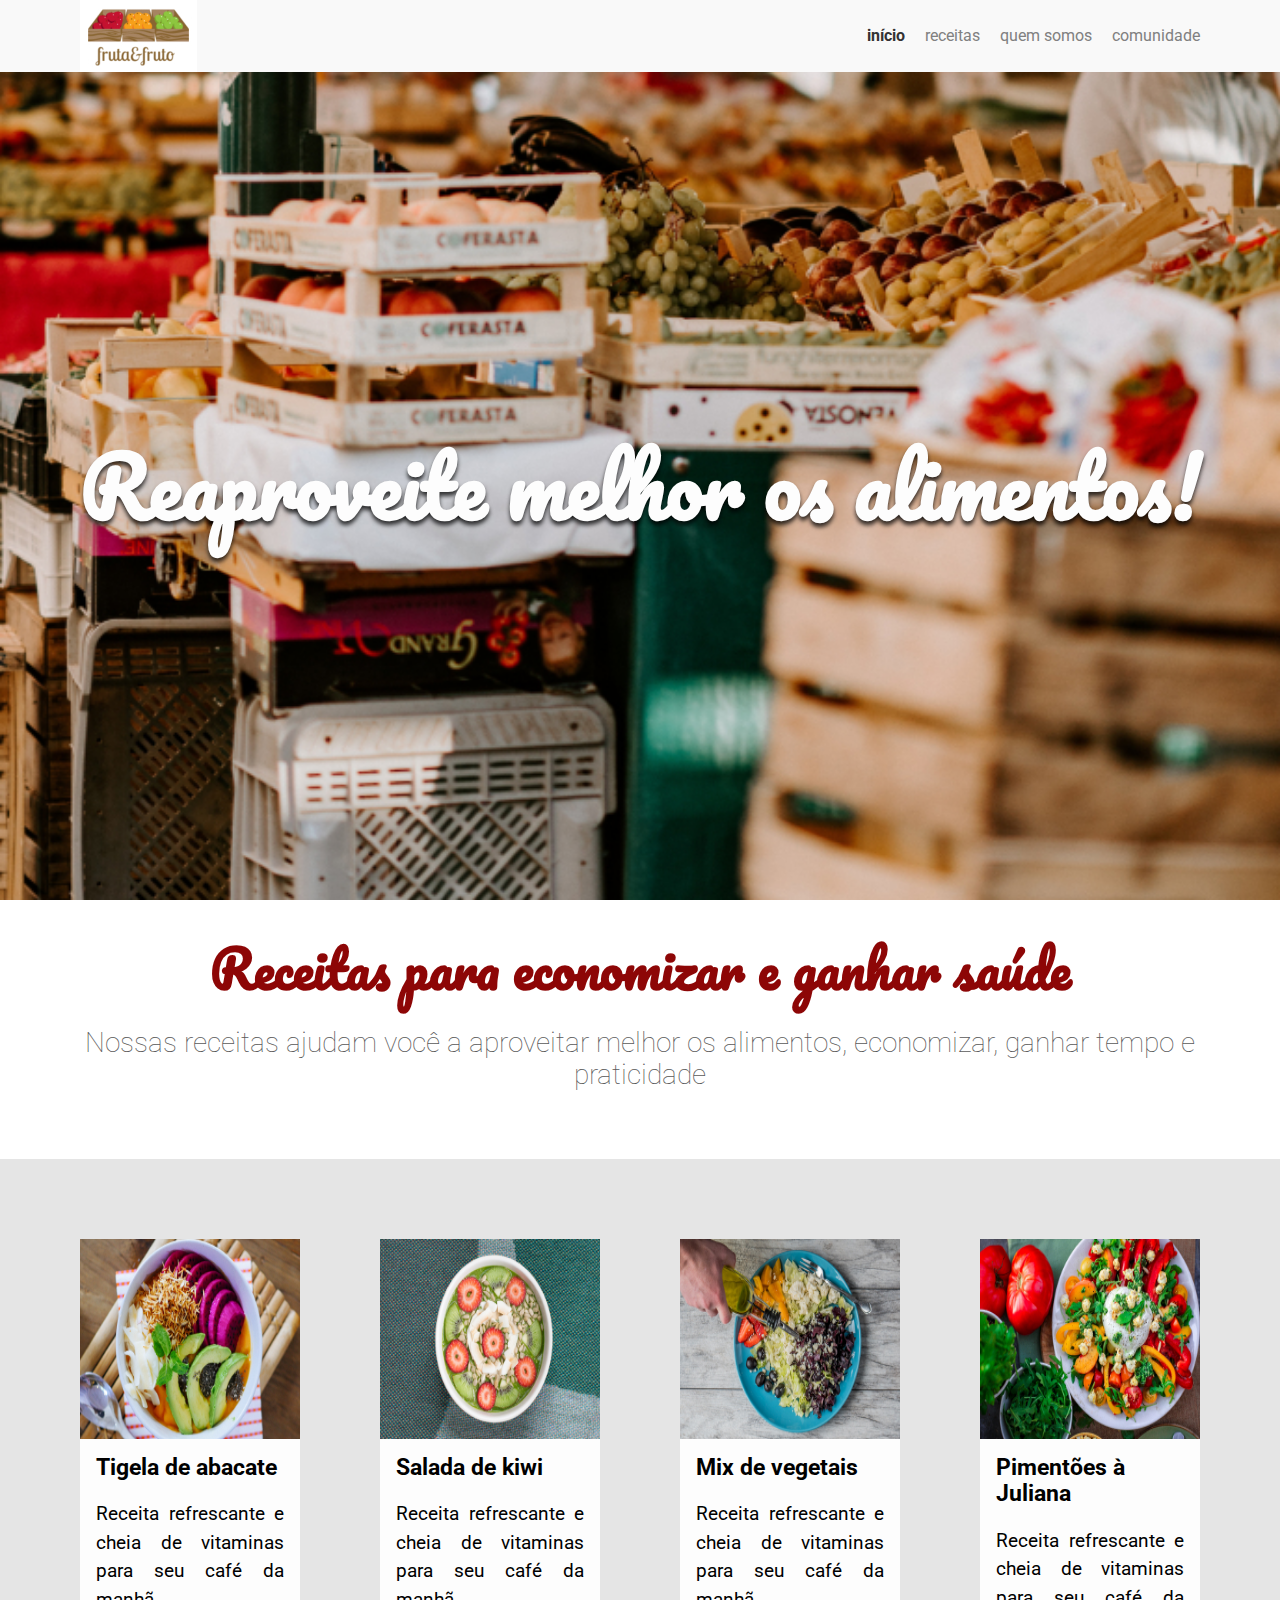
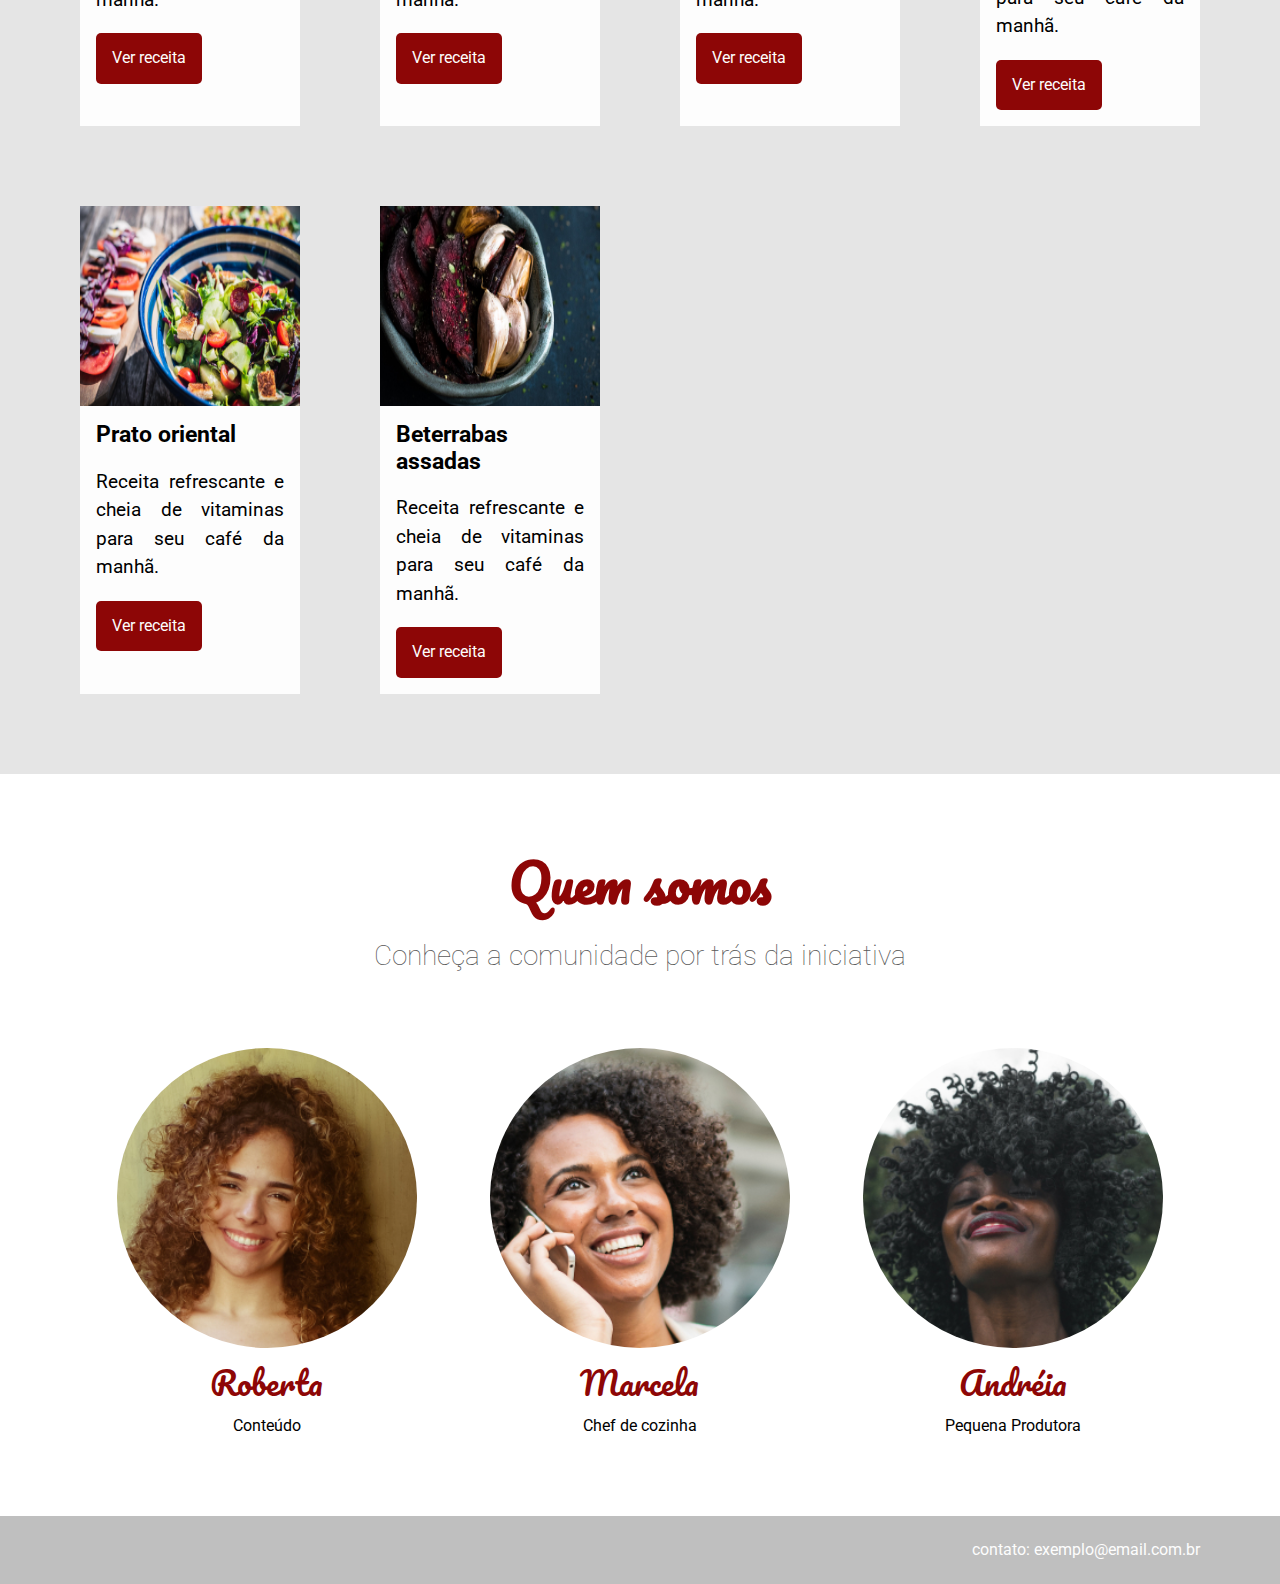
<file: formacaoFrontend/arquitetura-css-assets/index.html>
<!DOCTYPE html>
<html lang="pt-BR">

<head>
    <link href="https://fonts.googleapis.com/css?family=Pacifico|Roboto:100,300,400,500,700,900" rel="stylesheet" />
    <meta charset="UTF-8" />
    <meta name="viewport" content="width=device-width, initial-scale=1.0" />
    <meta http-equiv="X-UA-Compatible" content="ie=edge" />
    <title>Fruta & Fruto</title>
    <link href="./assets/css/normalize.css" rel="stylesheet" />
    <link href="./assets/css/reset.css" rel="stylesheet" />
    <link href="./assets/css/cabecallho.css" rel="stylesheet" />
    <link href="./assets/css/menu/menu-lista.css" rel="stylesheet" />
    <link href="./assets/css/menu/menu-item.css" rel="stylesheet" />
    <link href="./assets/css/menu/menu-link.css" rel="stylesheet" />
    <link href="./assets/css/banner/banner-imagem.css" rel="stylesheet" />
    <link href="./assets/css/banner/banner.css" rel="stylesheet" />
    <link href="./assets/css/banner/banner-titulo.css" rel="stylesheet" />
    <link href="./assets/css/sobre/sobre.css" rel="stylesheet" />
    <link href="./assets/css/sobre/sobre-descricao.css" rel="stylesheet" />
    <link href="./assets/css/sobre/sobre-titulo.css" rel="stylesheet" />
    <link href="./assets/css/receitas.css" rel="stylesheet" />
    <link href="./assets/css/receita/receita.css" rel="stylesheet" />
    <link href="./assets/css/receita/receita-botao.css" rel="stylesheet" />
    <link href="./assets/css/receita/receita-conteudo.css" rel="stylesheet" />
    <link href="./assets/css/receita/receita-descricao.css" rel="stylesheet" />
    <link href="./assets/css/receita/receita-imagem.css" rel="stylesheet" />
    <link href="./assets/css/receita/receita-titulo.css" rel="stylesheet" />
    <link href="./assets/css/quemSomos/quemSomos.css" rel="stylesheet" />
    <link href="./assets/css/quemSomos/quemSomos-descricao.css" rel="stylesheet" />
    <link href="./assets/css/quemSomos/quemSomos-titulo.css" rel="stylesheet" />
    <link href="./assets/css/pessoas.css" rel="stylesheet" />
    <link href="./assets/css/pessoa/pessoa.css" rel="stylesheet" />
    <link href="./assets/css/pessoa/pessoa-funcao.css" rel="stylesheet" />
    <link href="./assets/css/pessoa/pessoa-imagem.css" rel="stylesheet" />
    <link href="./assets/css/pessoa/pessoa-nome.css" rel="stylesheet" />
    <link href="./assets/css/rodape.css" rel="stylesheet" />
    <link href="./assets/css/logo.css" rel="stylesheet" />
</head>

<body>
    <header class="cabecalho">
        <img class="logo" alt="Fruto & Fruta" src="./assets/img/logo.jpg" />
        <nav class="menu">
            <ul class="menu__lista">
                <li class="menu__item"><a class="menu__link ativo" href=#>Início</a></li>
                <li class="menu__item"><a class="menu__link" href=#>Receitas</a></li>
                <li class="menu__item"><a class="menu__link" href=#>Quem somos</a></li>
                <li class="menu__item"><a class="menu__link" href=#>Comunidade</a></li>
            </ul>
        </nav>
    </header>

    <section class="banner">
        <div class="banner__imagem"></div>
        <h2 class="banner__titulo">Reaproveite melhor os alimentos!</h2>
    </section>

    <section class="sobre">
        <h2 class="sobre__titulo">Receitas para economizar e ganhar saúde</h2>
        <p class="sobre__descricao">Nossas receitas ajudam você a aproveitar melhor os alimentos, economizar, ganhar tempo e praticidade</p>
    </section>

    <section class="receitas">
        <div class="receita">
            <img alt="Tigela de abacate" class="receita__imagem" src="./assets/img/receitas/tigela-de-abacate.jpg" />
            <div class="receita__conteudo">
                <h4 class="receita__titulo">Tigela de abacate</h4>
                <p class="receita__descricao">Receita refrescante e cheia de vitaminas para seu café da manhã.</p>
                <button class="receita__botao">Ver receita</button>
            </div>
        </div>
        <div class="receita">
            <img alt="Salada de kiwi" class="receita__imagem" src="./assets/img/receitas/salada-de-kiwi.jpg" />
            <div class="receita__conteudo">
                <h4 class="receita__titulo">Salada de kiwi</h4>
                <p class="receita__descricao">Receita refrescante e cheia de vitaminas para seu café da manhã.</p>
                <button class="receita__botao">Ver receita</button>
            </div>
        </div>
        <div class="receita">
            <img alt="Mix de vegetais" class="receita__imagem" src="./assets/img/receitas/mix-de-vegetais.jpg" />
            <div class="receita__conteudo">
                <h4 class="receita__titulo">Mix de vegetais</h4>
                <p class="receita__descricao">Receita refrescante e cheia de vitaminas para seu café da manhã.</p>
                <button class="receita__botao">Ver receita</button>
            </div>
        </div>
        <div class="receita">
            <img alt="Pimentões à Juliana" class="receita__imagem" src="./assets/img/receitas/pimentoes-a-juliana.jpg" />
            <div class="receita__conteudo">
                <h4 class="receita__titulo">Pimentões à Juliana</h4>
                <p class="receita__descricao">Receita refrescante e cheia de vitaminas para seu café da manhã.</p>
                <button class="receita__botao">Ver receita</button>
            </div>
        </div>
        <div class="receita">
            <img alt="Prato oriental" class="receita__imagem" src="./assets/img/receitas/prato-oriental.jpg" />
            <div class="receita__conteudo">
                <h4 class="receita__titulo">Prato oriental</h4>
                <p class="receita__descricao">Receita refrescante e cheia de vitaminas para seu café da manhã.</p>
                <button class="receita__botao">Ver receita</button>
            </div>
        </div>
        <div class="receita">
            <img alt="Beterrabas assadas" class="receita__imagem" src="./assets/img/receitas/beterrabas-assadas.jpg" />
            <div class="receita__conteudo">
                <h4 class="receita__titulo">Beterrabas assadas</h4>
                <p class="receita__descricao">Receita refrescante e cheia de vitaminas para seu café da manhã.</p>
                <button class="receita__botao">Ver receita</button>
            </div>
        </div>
    </section>

    <section class="quem-somos">
        <h3 class="quem-somos__titulo">Quem somos</h3>
        <p class="quem-somos__descricao">Conheça a comunidade por trás da iniciativa</p>
        <div class="pessoas">
            <div class="pessoa">
                <div class="pessoa__imagem pessoa__imagem--roberta"></div>
                <span class="pessoa__nome">Roberta</span>
                <span class="pessoa__funcao">Conteúdo</span>
            </div>
            <div class="pessoa">
                <div class="pessoa__imagem pessoa__imagem--marcela"></div>
                <span class="pessoa__nome">Marcela</span>
                <span class="pessoa__funcao">Chef de cozinha</span>
            </div>
            <div class="pessoa">
                <div class="pessoa__imagem pessoa__imagem--andreia"></div>
                <span class="pessoa__nome">Andréia</span>
                <span class="pessoa__funcao">Pequena Produtora</span>
            </div>
        </div>
    </section>

    <footer class="rodape">
        Contato: exemplo@email.com.br
    </footer>

</body>

</html>
</file>
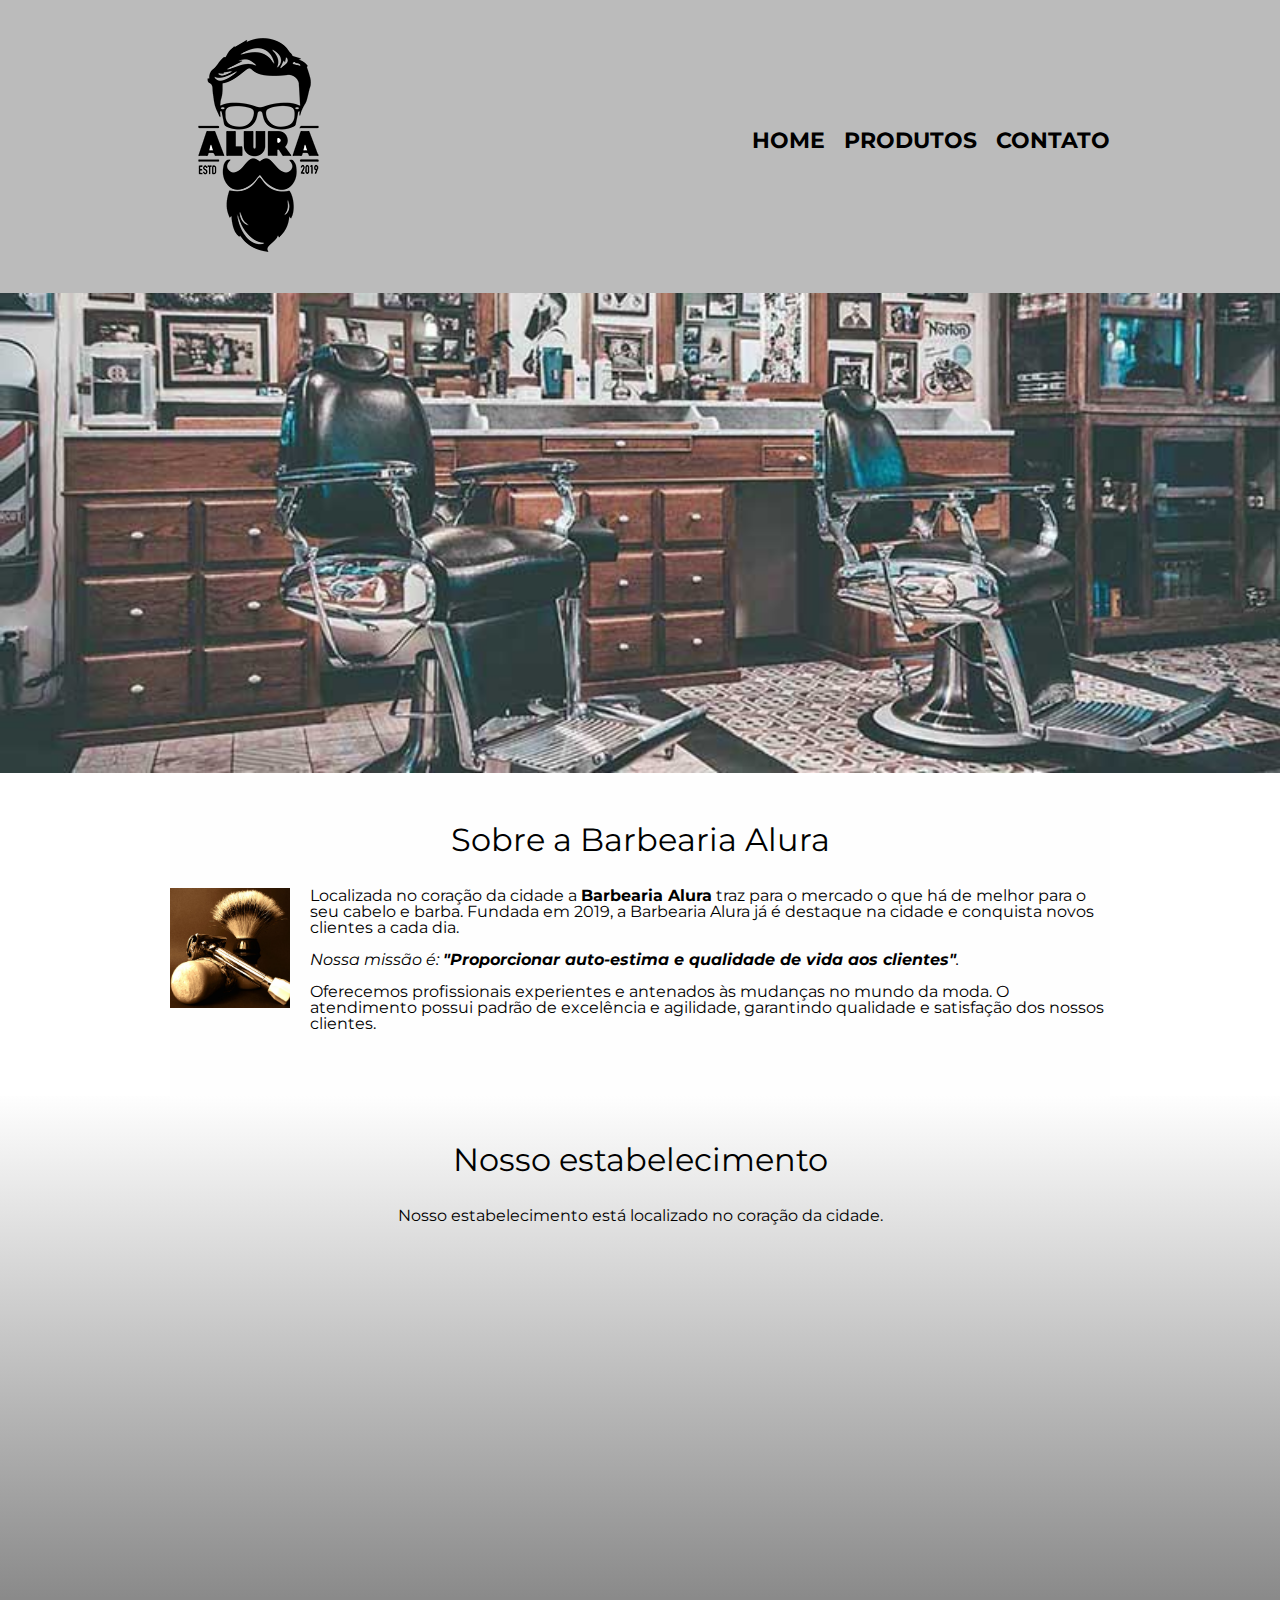
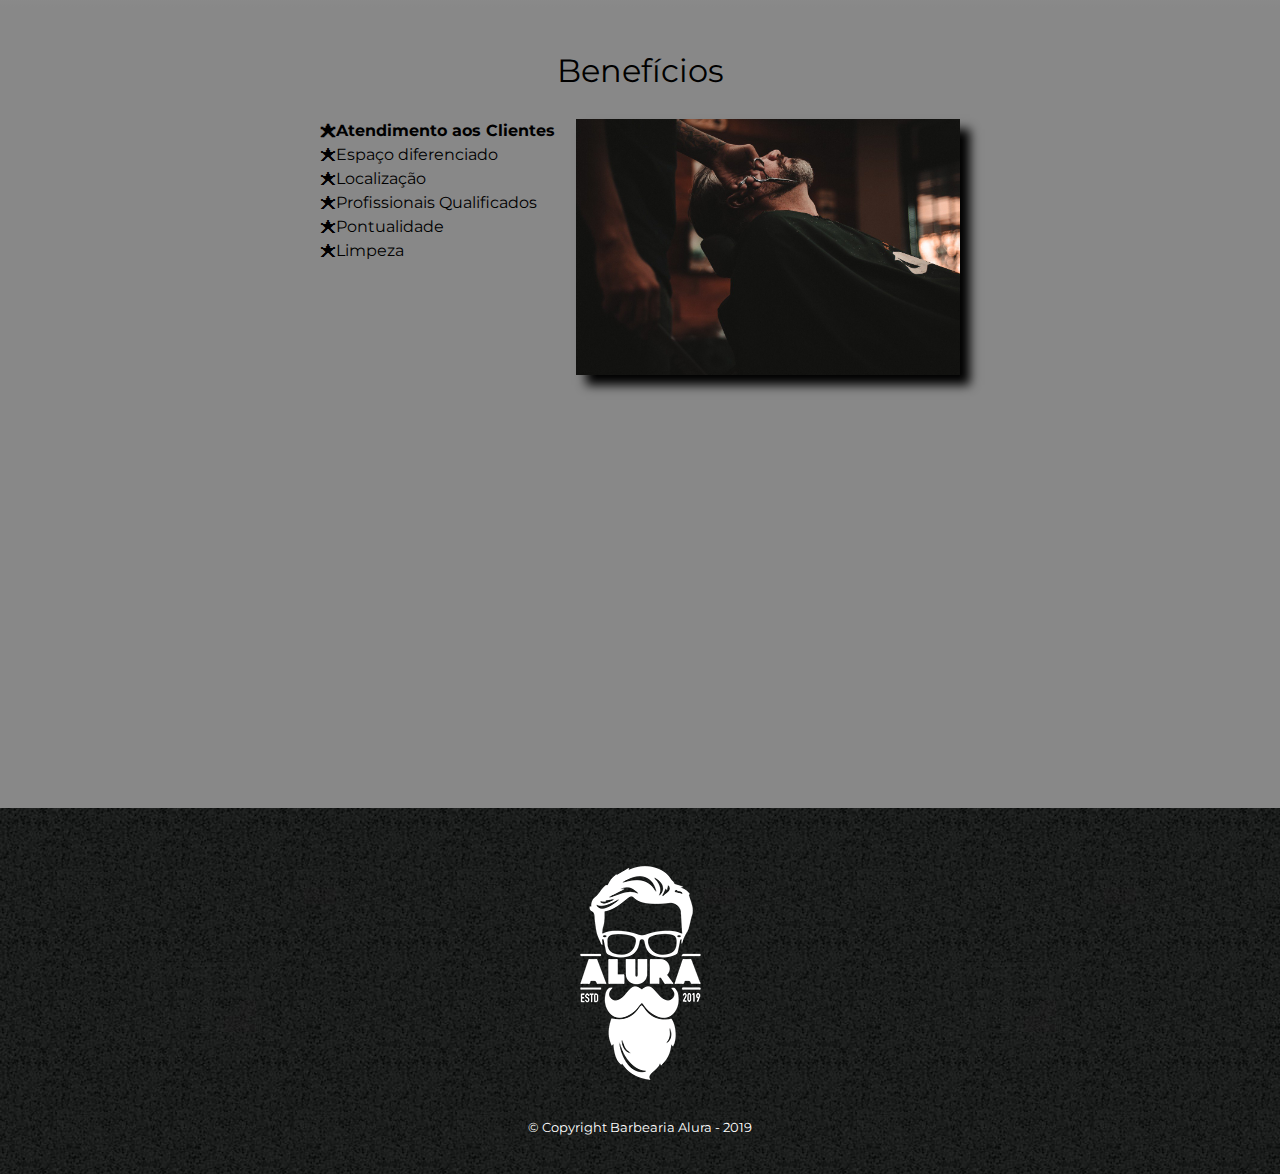
<file: formacaoFrontend/barbearia-alura/index.html>
<!DOCTYPE html>
<html lang="pt-br">
	<head>
		<meta charset="UTF-8">
		<meta name="viewport" content="width=device-width">
		<title>Barbearia Alura</title>

		<link rel="stylesheet" href="reset.css">
		<link rel="stylesheet" href="style.css">
		<link href="https://fonts.googleapis.com/css?family=Montserrat&display=swap" rel="stylesheet">
	</head>

	<body>
		<header>
			<div class="caixa">
				<h1><img src="logo.png"></h1>

				<nav>
					<ul>
						<li><a href="index.html">Home</a></li>
						<li><a href="produtos.html">Produtos</a></li>
						<li><a href="contato.html">Contato</a></li>
					</ul>
				</nav>
			</div>
		</header>

		<img class="banner" src="banner.jpg">

		<main>
			<section class="principal">
				<h2 class="titulo-principal">Sobre a Barbearia Alura</h2>

				<img class="utensilios" src="utensilios.jpg" alt="Utensilios de um barbeiro.">
		 
				<p>Localizada no coração da cidade a <strong>Barbearia Alura</strong> traz para o mercado o que há de melhor para o seu cabelo e barba. Fundada em 2019, a Barbearia Alura já é destaque na cidade e conquista novos clientes a cada dia.</p>

				<p id="missao"><em>Nossa missão é: <strong>"Proporcionar auto-estima e qualidade de vida aos clientes"</strong>.</em></p>

				<p>Oferecemos profissionais experientes e antenados às mudanças no mundo da moda. O atendimento possui padrão de excelência e agilidade, garantindo qualidade e satisfação dos nossos clientes.</p>
			</section>

			<section class="mapa">
				<h3 class="titulo-principal">Nosso estabelecimento</h3>
				<p>Nosso estabelecimento está localizado no coração da cidade.</p>

				<div class="mapa-conteudo">
					<iframe src="https://www.google.com/maps/embed?pb=!1m18!1m12!1m3!1d3656.4483278365396!2d-46.63466568562861!3d-23.588249068469487!2m3!1f0!2f0!3f0!3m2!1i1024!2i768!4f13.1!3m3!1m2!1s0x94ce5a2b2ed7f3a1%3A0xab35da2f5ca62674!2sCaelum!5e0!3m2!1spt-BR!2sbr!4v1568814489656!5m2!1spt-BR!2sbr" width="100%" height="300" frameborder="0" style="border:0;" allowfullscreen=""></iframe>
				</div>
			</section>

			<section class="beneficios">
				<h3 class="titulo-principal">Benefícios</h3>

				<div class="conteudo-beneficios">
					<ul class="lista-beneficios">
						<li class="itens">Atendimento aos Clientes</li>
						<li class="itens">Espaço diferenciado</li>
						<li class="itens">Localização</li>
						<li class="itens">Profissionais Qualificados</li>
						<li class="itens">Pontualidade</li>
						<li class="itens">Limpeza</li>
					</ul><img src="beneficios.jpg" class="imagem-beneficios">
				</div>

				<div class="video">
					<iframe width="100%" height="315" src="https://www.youtube.com/embed/wcVVXUV0YUY" frameborder="0" allow="accelerometer; autoplay; encrypted-media; gyroscope; picture-in-picture" allowfullscreen></iframe>
				</div>
			</section>
		</main>

		<footer>
			<img src="logo-branco.png">
			<p class="copyright">&copy; Copyright Barbearia Alura - 2019</p>
		</footer>
	</body>
</html>
</file>
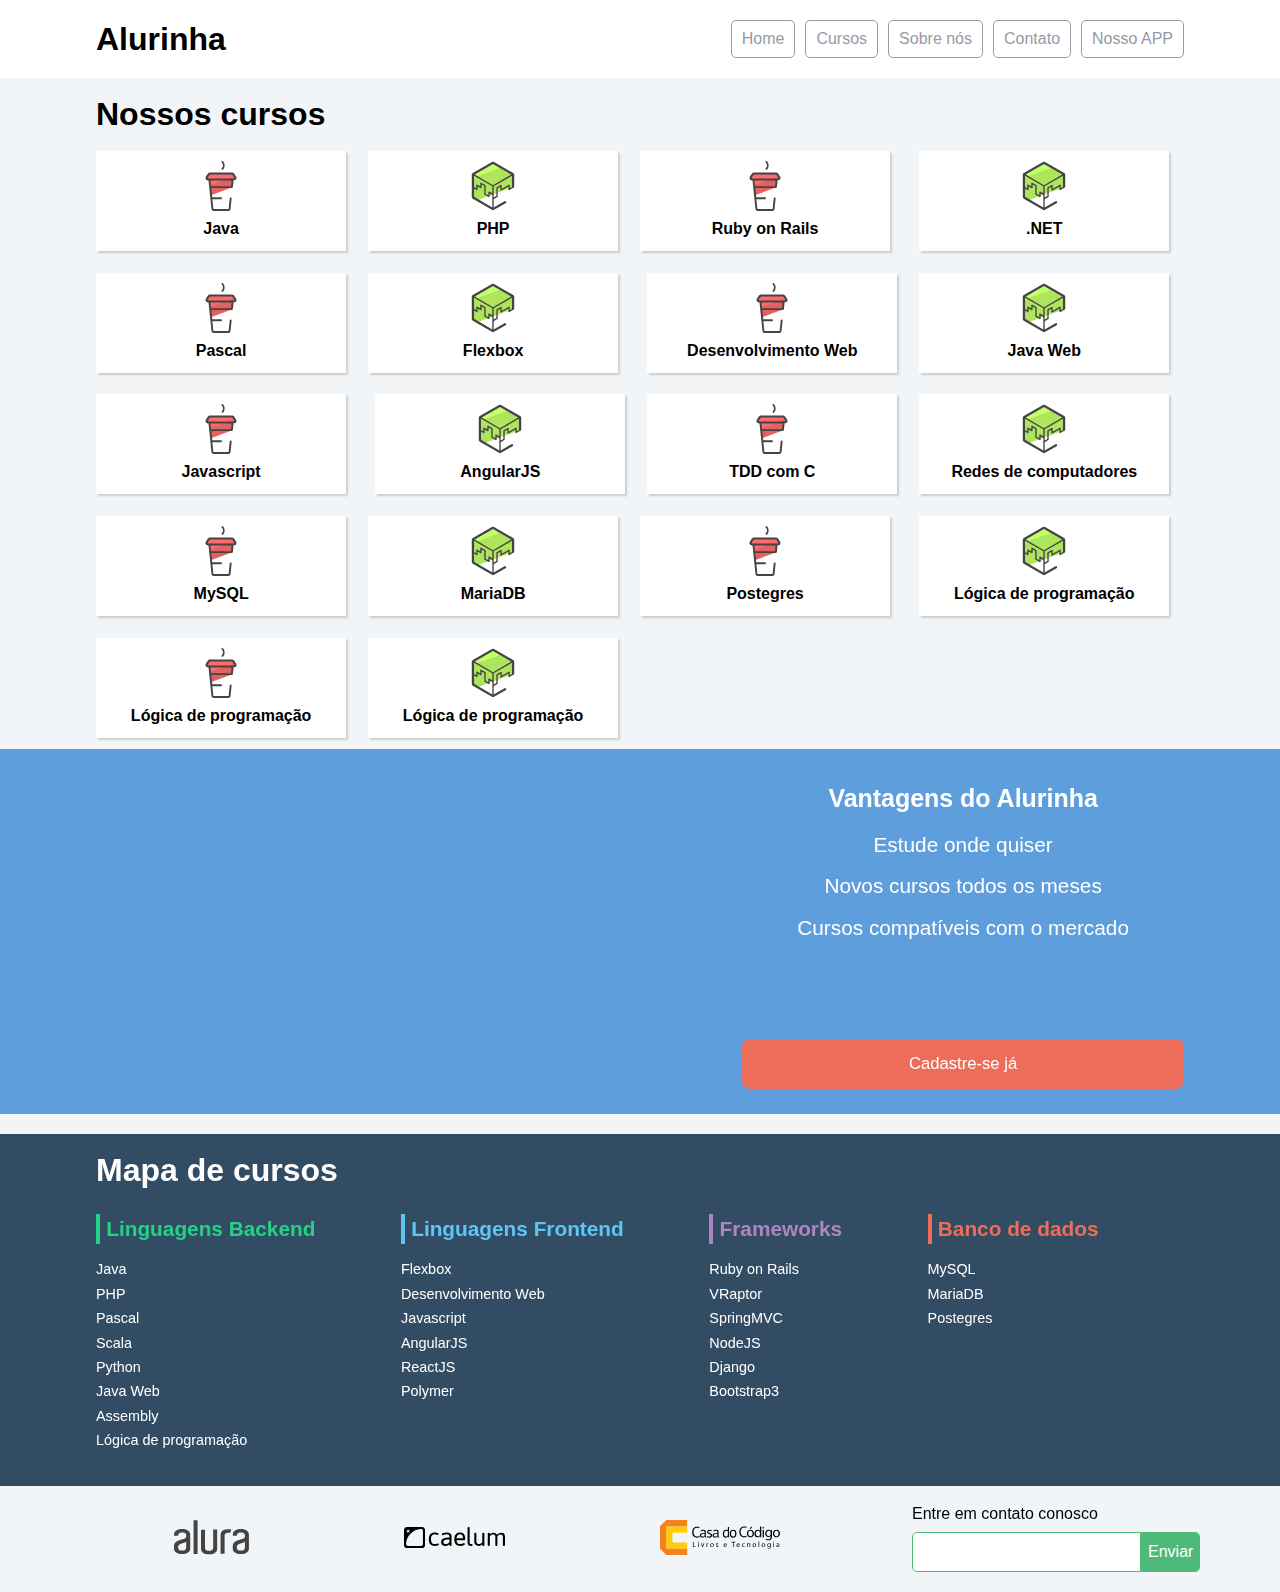
<file: formacaoFrontend/flexbox/index.html>
<!doctype html>
<html>
<head>
	<meta charset="utf-8">
	<meta name="viewport" content="width=device-width, initial-scale=1">
	<title>Alurinha | Cursos online</title>
	<link rel="stylesheet" href="css/reset.css">
	<link rel="stylesheet" href="css/style.css">
	<link rel="stylesheet" href="css/flexbox.css">
</head>
<body>

	<header class="cabecalhoPrincipal">
		<div class="container">
			<h1 class="cabecalhoPrincipal-titulo">
				<a href="#">Alurinha</a>
			</h1>

			<nav class="cabecalhoPrincipal-nav">
				<a class="cabecalhoPrincipal-nav-link" href="#">Home</a>
				<a class="cabecalhoPrincipal-nav-link" href="#">Cursos</a>
				<a class="cabecalhoPrincipal-nav-link" href="#">Sobre nós</a>
				<a class="cabecalhoPrincipal-nav-link" href="#">Contato</a>
				<a class="cabecalhoPrincipal-nav-link cabecalhoPrincipal-nav-link-app" href="#">Nosso APP</a>
			</nav>
		</div>

	</header>

	<main class="conteudoPrincipal">
		<div class="container">
			<h2 class="subtitulo">Nossos cursos</h2>

			<nav>
				<ul class="conteudoPrincipal-cursos">
					<li class="conteudoPrincipal-cursos-link"><a href="#">Java</a></li>
					<li class="conteudoPrincipal-cursos-link"><a href="#">PHP</a></li>
					<li class="conteudoPrincipal-cursos-link"><a href="#">Ruby on Rails</a></li>
					<li class="conteudoPrincipal-cursos-link"><a href="#">.NET</a></li>
					<li class="conteudoPrincipal-cursos-link"><a href="#">Pascal</a></li>
					<li class="conteudoPrincipal-cursos-link"><a href="#">Flexbox</a></li>
					<li class="conteudoPrincipal-cursos-link"><a href="#">Desenvolvimento Web</a></li>
					<li class="conteudoPrincipal-cursos-link"><a href="#">Java Web</a></li>
					<li class="conteudoPrincipal-cursos-link"><a href="#">Javascript</a></li>
					<li class="conteudoPrincipal-cursos-link"><a href="#">AngularJS</a></li>
					<li class="conteudoPrincipal-cursos-link"><a href="#">TDD com C</a></li>
					<li class="conteudoPrincipal-cursos-link"><a href="#">Redes de computadores</a></li>
					<li class="conteudoPrincipal-cursos-link"><a href="#">MySQL</a></li>
					<li class="conteudoPrincipal-cursos-link"><a href="#">MariaDB</a></li>
					<li class="conteudoPrincipal-cursos-link"><a href="#">Postegres</a></li>
					<li class="conteudoPrincipal-cursos-link"><a href="#">Lógica de programação</a></li>
					<li class="conteudoPrincipal-cursos-link"><a href="#">Lógica de programação</a></li>
					<li class="conteudoPrincipal-cursos-link"><a href="#">Lógica de programação</a></li>
				</ul>
			</nav>
		</div>

		<section class="videoSobre">
			<div class="container">
				<iframe class="videoSobre-video" width="560" height="315" src="https://www.youtube.com/embed/bIlOsJzBVaY?list=PLh2Y_pKOa4UcF1BYPJR3EIMRi3nWAUxIp" frameborder="0" allowfullscreen></iframe>
				
				<div class="videoSobre-sobre">
					<h2 class="videoSobre-sobre-title">Vantagens do Alurinha</h2>
					<ul class="videoSobre-sobre-list">
						<li class="videoSobre-sobre-item">Estude onde quiser</li>
						<li class="videoSobre-sobre-item">Novos cursos todos os meses</li>
						<li class="videoSobre-sobre-item">Cursos compatíveis com o mercado</li>
					</ul>
					<button class="videoSobre-button">Cadastre-se já</button>
				</div>
			</div>
		</section>

	</main>

	<footer class="rodapePrincipal">
		<div class="container">

			<section class="rodapePrincipal-navMap">
				<h3 class="subtitulo">Mapa de cursos</h3>
				<nav class="rodapePrincipal-navMap-list">

					<h4 class="navmap-list-title navmap-list-title-backend">Linguagens Backend</h4>
					<a class="rodapePrincipal-navMap-link" href="#">Java</a>
					<a class="rodapePrincipal-navMap-link" href="#">PHP</a>
					<a class="rodapePrincipal-navMap-link" href="#">Pascal</a>
					<a class="rodapePrincipal-navMap-link" href="#">Scala</a>
					<a class="rodapePrincipal-navMap-link" href="#">Python</a>
					<a class="rodapePrincipal-navMap-link" href="#">Java Web</a>
					<a class="rodapePrincipal-navMap-link" href="#">Assembly</a>
					<a class="rodapePrincipal-navMap-link" href="#">Lógica de programação</a>

					<h4 class="navmap-list-title navmap-list-title-frontend">Linguagens Frontend</h4>
					<a class="rodapePrincipal-navMap-link" href="#">Flexbox</a>
					<a class="rodapePrincipal-navMap-link" href="#">Desenvolvimento Web</a>
					<a class="rodapePrincipal-navMap-link" href="#">Javascript</a>
					<a class="rodapePrincipal-navMap-link" href="#">AngularJS</a>
					<a class="rodapePrincipal-navMap-link" href="#">ReactJS</a>
					<a class="rodapePrincipal-navMap-link" href="#">Polymer</a>
					
					<h4 class="navmap-list-title navmap-list-title-framework">Frameworks</h4>
					<a class="rodapePrincipal-navMap-link" href="#">Ruby on Rails</a>
					<a class="rodapePrincipal-navMap-link" href="#">VRaptor</a>
					<a class="rodapePrincipal-navMap-link" href="#">SpringMVC</a>
					<a class="rodapePrincipal-navMap-link" href="#">NodeJS</a>
					<a class="rodapePrincipal-navMap-link" href="#">Django</a>
					<a class="rodapePrincipal-navMap-link" href="#">Bootstrap3</a>

					<h4 class="navmap-list-title navmap-list-title-bancoDeDados">Banco de dados</h4>
					<a class="rodapePrincipal-navMap-link" href="#">MySQL</a>
					<a class="rodapePrincipal-navMap-link" href="#">MariaDB</a>
					<a class="rodapePrincipal-navMap-link" href="#">Postegres</a>

				</nav>
			</section>

		</div>

		<section class="rodapePrincipal-patrocinadores">
			<div class="container">
				<ul class="rodapePrincipal-patrocinadores-list">
					<li>
						<a class="rodapePrincipal-patrocinadores-list-link patrocinadores-list-link-alura" href="#">
							<img src="img/logos/alura.svg" alt="Logo da Alura">
						</a>
					</li>
					<li>
						<a class="rodapePrincipal-patrocinadores-list-link patrocinadores-list-link-caelum" href="#">
							<img src="img/logos/caelum.svg" alt="Logo da Caelum">
						</a>
					</li>
					<li>
						<a class="rodapePrincipal-patrocinadores-list-link patrocinadores-list-link-casaDoCodigo" href="#">
							<img src="img/logos/cdc.svg" alt="Logo da Casa do Código">
						</a>
					</li>
				</ul>
				<form class="rodapePrincipal-contatoForm" action="#">
					<fieldset>
						<legend class="rodapePrincipal-contatoForm-legend" for="email-contato">Entre em contato conosco</legend>
						<div class="rodapePrincipal-contatoForm-fieldset"> 
							<input class="rodapePrincipal-contatoForm-emailInput" type="email" name="email-contato" id="email-contato">
							<button class="rodapePrincipal-contatoForm-submit" type="submit">Enviar</button>
						</div>
					</fieldset>
				</form>
			</div>
		</section>
	</footer>

</body>
</html>
</file>
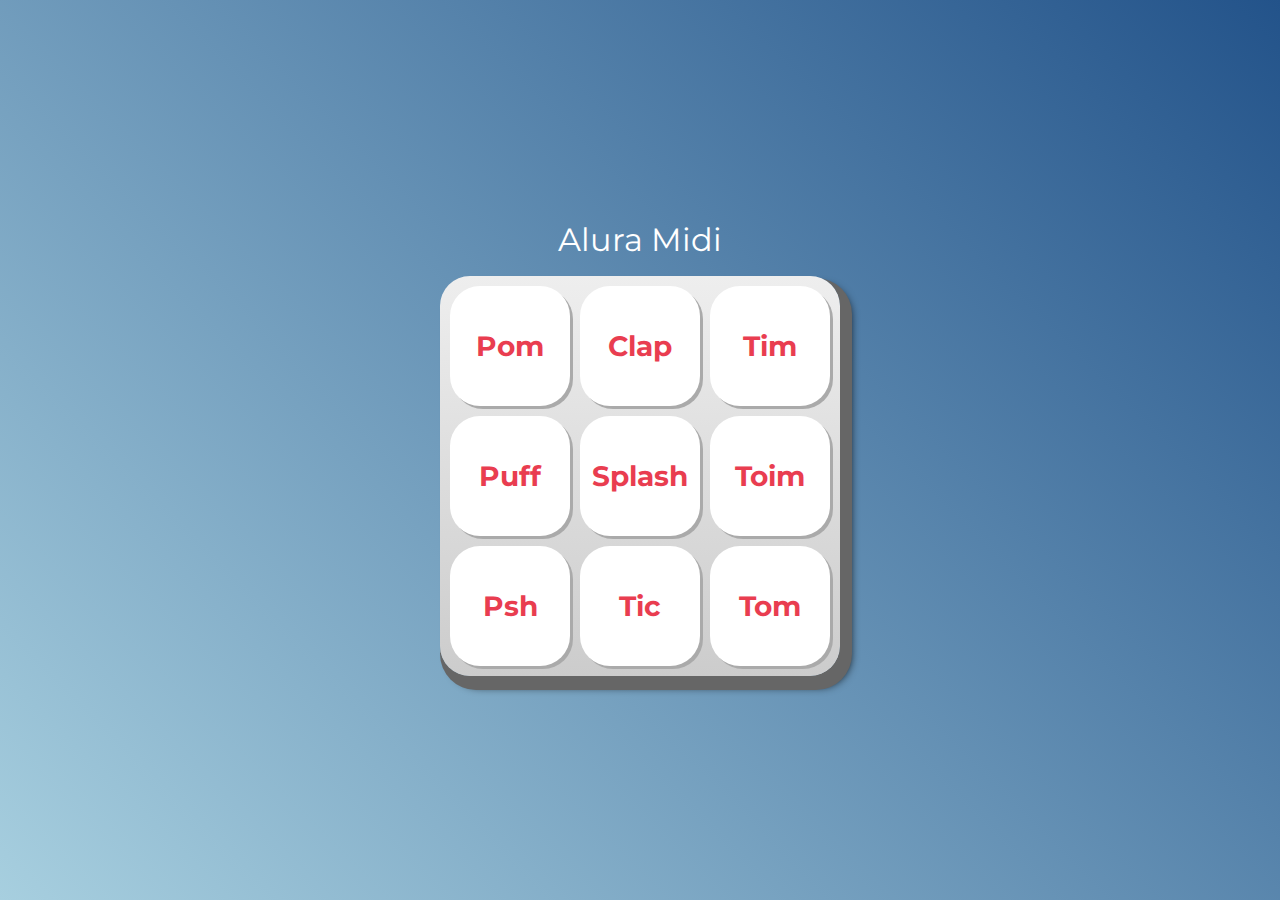
<file: formacaoFrontend/javascript-web/index.html>
<!DOCTYPE html>
<html lang="pt-BR">
<head>
    <meta charset="UTF-8">
    <meta http-equiv="X-UA-Compatible" content="IE=edge">
    <meta name="viewport" content="width=device-width, initial-scale=1.0">

    <title>Alura MIDI</title>

    <link rel="preconnect" href="https://fonts.googleapis.com">
    <link rel="preconnect" href="https://fonts.gstatic.com" crossorigin>
    <link href="https://fonts.googleapis.com/css2?family=Montserrat:wght@500;600&display=swap" rel="stylesheet">

    <link rel="icon" type="image/png" href="images/bateria.png">
    <link rel="stylesheet" href="css/reset.css">
    <link rel="stylesheet" href="css/estilos.css">    
</head>
<body>

    <h1>Alura Midi</h1>

    <section class="teclado">
        <button class="tecla tecla_pom">Pom</button>
        <button class="tecla tecla_clap">Clap</button>
        <button class="tecla tecla_tim">Tim</button>

        <button class="tecla tecla_puff">Puff</button>
        <button class="tecla tecla_splash">Splash</button>
        <button class="tecla tecla_toim">Toim</button>

        <button class="tecla tecla_psh">Psh</button>
        <button class="tecla tecla_tic">Tic</button>
        <button class="tecla tecla_tom">Tom</button>
    </section>

    <audio src="sounds/keyq.wav" id="som_tecla_pom"></audio>
    <audio src="sounds/keyw.wav" id="som_tecla_clap"></audio>
    <audio src="sounds/keye.wav" id="som_tecla_tim"></audio>
    <audio src="sounds/keya.wav" id="som_tecla_puff"></audio>
    <audio src="sounds/keys.wav" id="som_tecla_splash"></audio>
    <audio src="sounds/keyd.wav" id="som_tecla_toim"></audio>
    <audio src="sounds/keyz.wav" id="som_tecla_psh"></audio>
    <audio src="sounds/keyx.wav" id="som_tecla_tic"></audio>
    <audio src="sounds/keyc.wav" id="som_tecla_tom"></audio>

    <script src="main.js"></script>
</body>
</html>
</file>
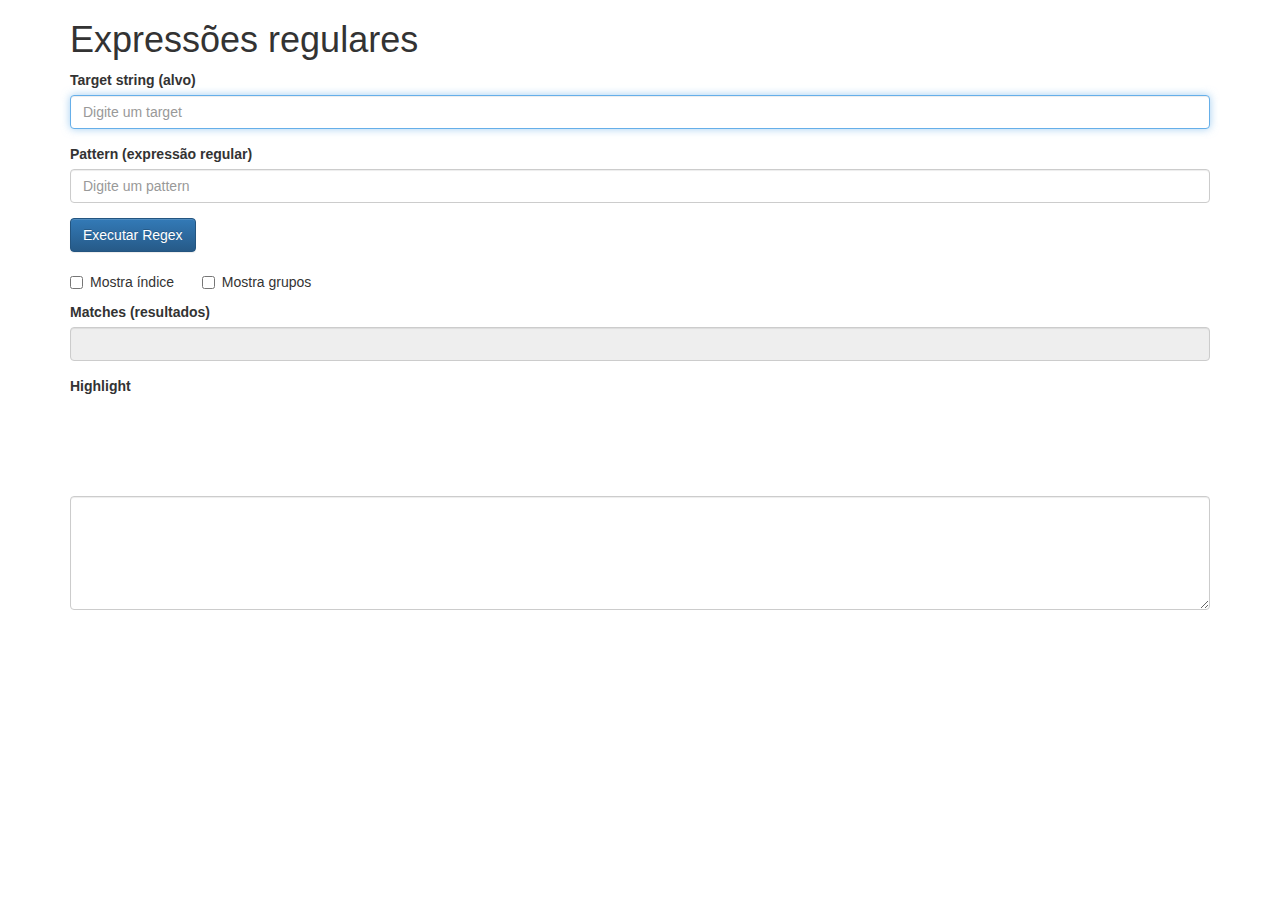
<file: formacaoFrontend/regex/index.html>
<!DOCTYPE html>
<html>
<head>
    <meta charset="UTF-8">
    <title>Alura - Expressões regulares</title>
    <link rel="stylesheet" href="css/bootstrap.css">
    <link rel="stylesheet" href="css/bootstrap-theme.css"> 
</head>

<body class="container">
    
    <h1 class="text-left">Expressões regulares</h1>
    
    <form class="form" >
        
        <div class="form-group">
            <label for="target">Target string (alvo)</label>
            <input type="text" id="target" class="form-control" value="" autocomplete="off" required autofocus placeholder="Digite um target" />        
        </div>    
        
        <div class="form-group">
            <label for="pattern">Pattern (expressão regular)</label>
            <input type="text" id="pattern" class="form-control" value="" autocomplete="off" required  placeholder="Digite um pattern"/>
        </div>

        <div class="form-group">                
            <button class="btn btn-primary" onclick="executa(event)">Executar Regex</button>
        </div>

        <div class="checkbox">
            <label><input type="checkbox" id="mostraIndex" value="true" />Mostra índice </label>
            <label></label>
            <label><input type="checkbox" id="mostraGrupos" value="true" />Mostra grupos </label>
        </div>

        <div class="form-group">
            <label for="resultado" id="labelResultados">Matches (resultados)</label>
            <input type="text" id="resultado" class="form-control" value="" readonly />
        </div>

        <div class="form-group">
            <label for="resultado" id="labelHighlight">Highlight</label>
            <div id="highlightText" style="font-size:30px;"></div>
        </div>
        
    </form>

    <br />
    <br />
    <br />
    <br />

    <div class="form-group">

      <textarea class="form-control" rows="5" id="comment"></textarea>

    </div>
   <br />

    <script src="js/regex.js"></script>
    </body>
</html>
</file>
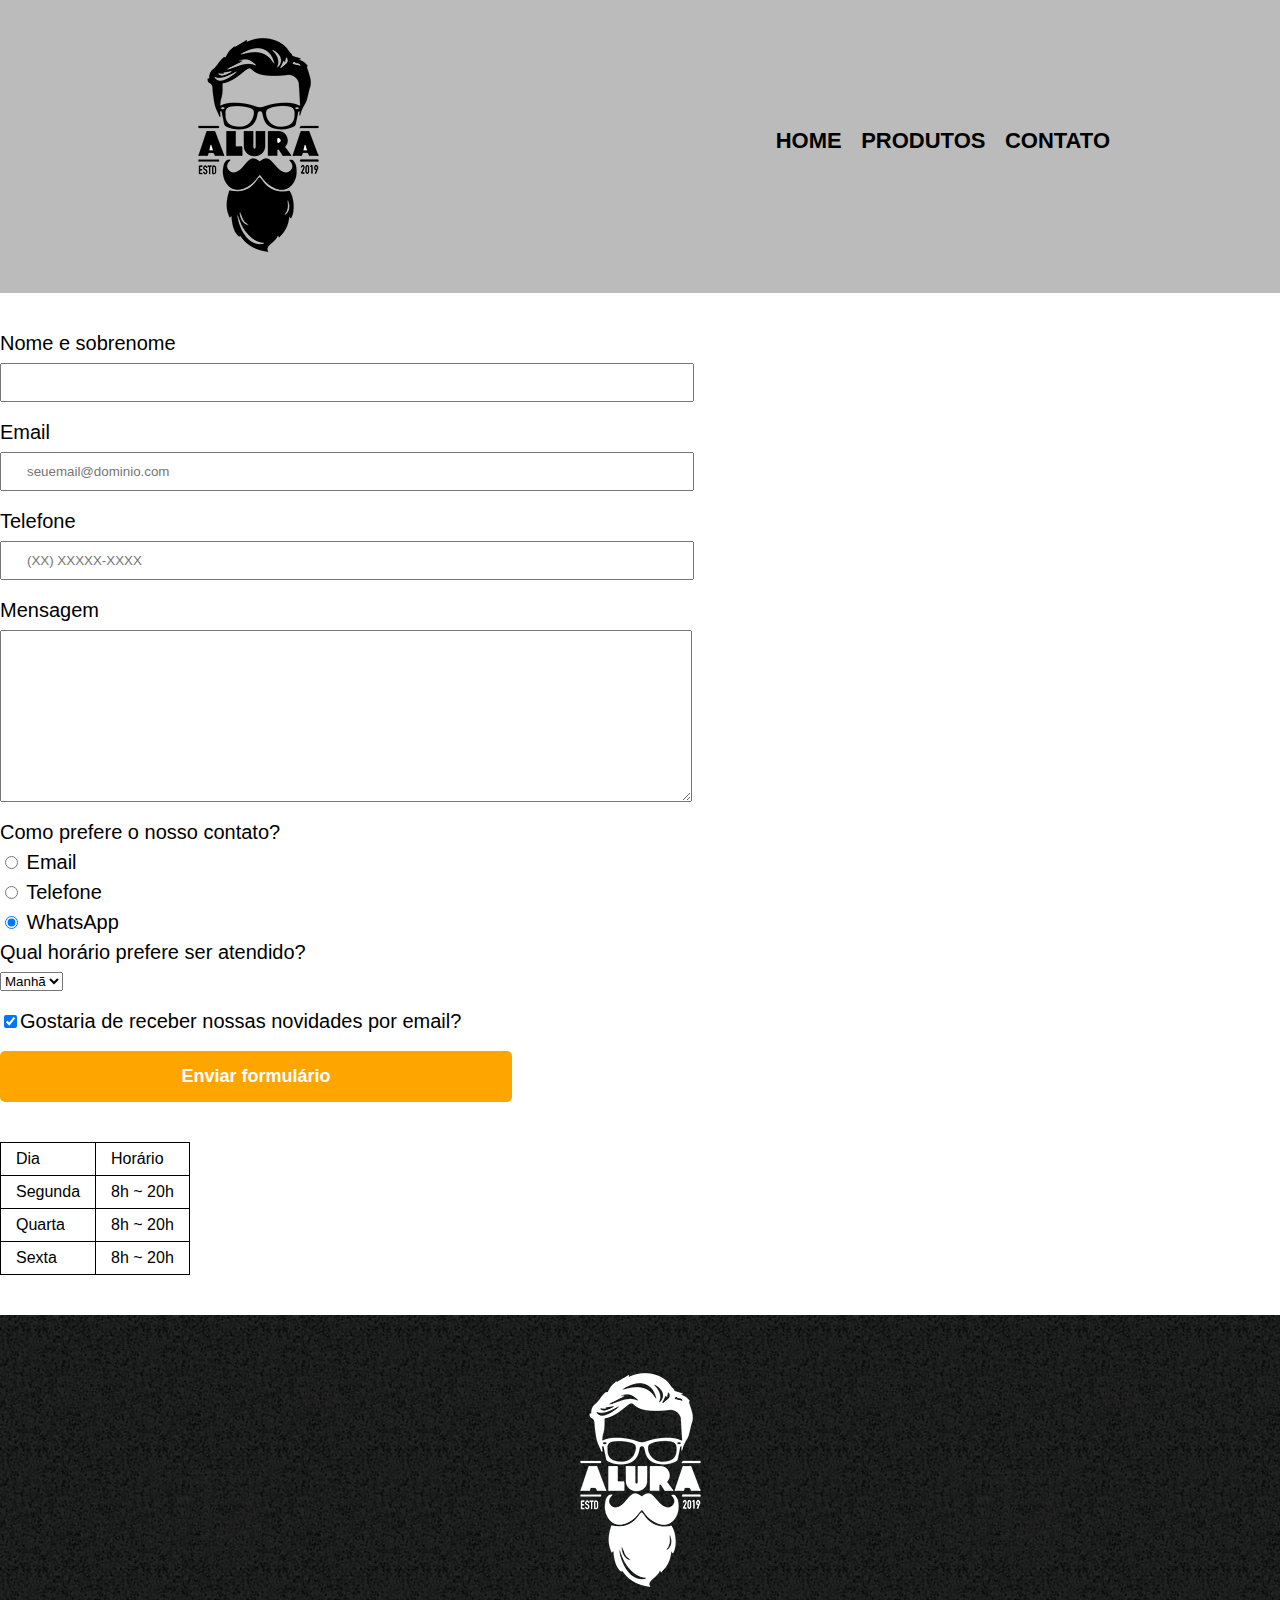
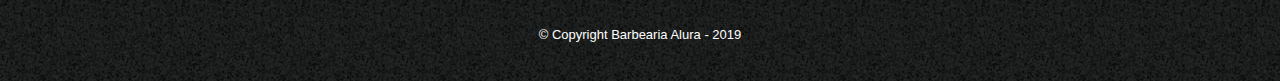
<file: formacaoFrontend/barbearia-alura/contato.html>
<!DOCTYPE html>
<html>
	<head>
		<meta charset="UTF-8">
		<title>Contato - Barbearia Alura</title>

		<link rel="stylesheet" href="reset.css">
		<link rel="stylesheet" href="style.css">
	</head>
	<body>
		<header>
			<div class="caixa">
				<h1><img src="logo.png" alt="Logo da Barbearia Alura"></h1>

				<nav>
					<ul>
						<li><a href="index.html">Home</a></li>
						<li><a href="produtos.html">Produtos</a></li>
						<li><a href="contato.html">Contato</a></li>
					</ul>
				</nav>
			</div>
		</header>

		<main>
			<form>
				<label for="nomesobrenome">Nome e sobrenome</label>
				<input type="text" id="nomesobrenome" class="input-padrao" required>

				<label for="email">Email</label>
				<input type="email" id="email" class="input-padrao" required placeholder="seuemail@dominio.com">

				<label for="telefone">Telefone</label>
				<input type="tel" id="telefone" class="input-padrao" required placeholder="(XX) XXXXX-XXXX">

				<label for="mensagem">Mensagem</label>
				<textarea cols="70" rows="10" id="mensagem" class="input-padrao" required></textarea>

				<fieldset>
					<legend>Como prefere o nosso contato?</legend>
					<label for="radio-email"><input type="radio" name="contato" value="email" id="radio-email"> Email</label>
					
					<label for="radio-telefone"><input type="radio" name="contato" value="telefone" id="radio-telefone"> Telefone</label>
					
					<label for="radio-whatsapp"><input type="radio" name="contato" value="whatsapp" id="radio-whatsapp" checked> WhatsApp</label>
				</fieldset>

				<fieldset>
					<legend>Qual horário prefere ser atendido?</legend>
					<select>
						<option>Manhã</option>
						<option>Tarde</option>
						<option>Noite</option>
					</select>
				</fieldset>

				<label class="checkbox"><input type="checkbox" checked>Gostaria de receber nossas novidades por email?</label>

				<input type="submit" value="Enviar formulário" class="enviar">
			</form>

			<table>
				<tr>
					<td>Dia</td>
					<td>Horário</td>
				</tr>
				<tr>
					<td>Segunda</td>
					<td>8h ~ 20h</td>
				</tr>
				<tr>
					<td>Quarta</td>
					<td>8h ~ 20h</td>
				</tr>
				<tr>
					<td>Sexta</td>
					<td>8h ~ 20h</td>
				</tr>
			</table>
		</main>

		<footer>
			<img src="logo-branco.png" alt="Logo da Barbearia Alura">
			<p class="copyright">&copy; Copyright Barbearia Alura - 2019</p>
		</footer>
	</body>
</html>
</file>
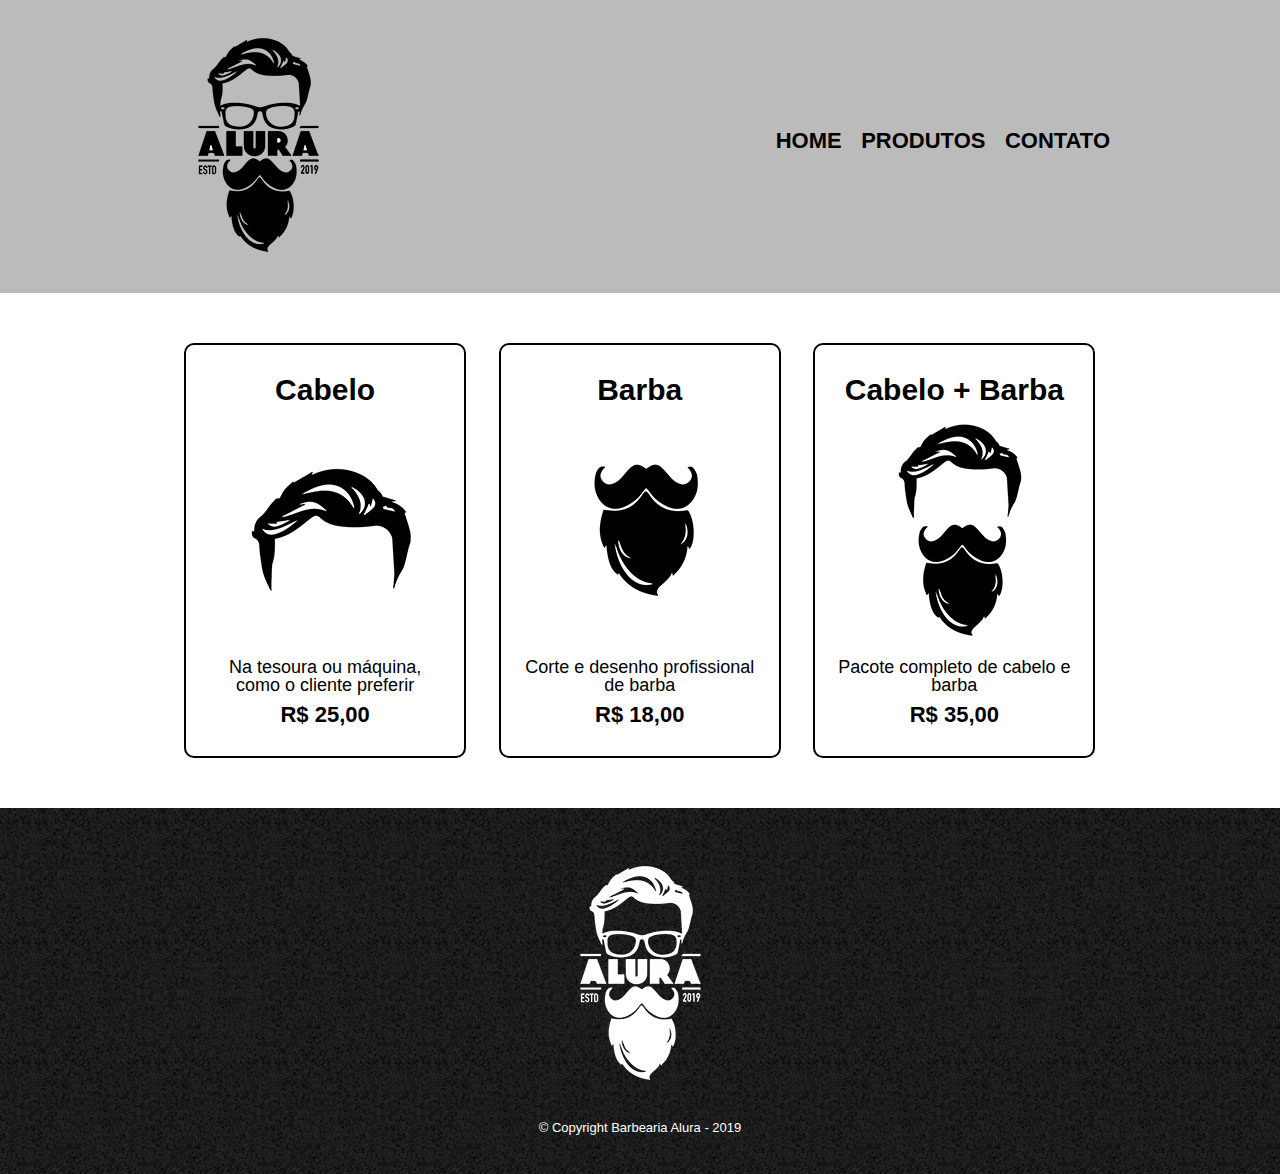
<file: formacaoFrontend/barbearia-alura/produtos.html>
<!DOCTYPE html>
<html>
	<head>
		<meta charset="UTF-8">
		<title>Produtos - Barbearia Alura</title>

		<link rel="stylesheet" href="reset.css">
		<link rel="stylesheet" href="style.css">
	</head>
	<body>
		<header>
			<div class="caixa">
				<h1><img src="logo.png"></h1>

				<nav>
					<ul>
						<li><a href="index.html">Home</a></li>
						<li><a href="produtos.html">Produtos</a></li>
						<li><a href="contato.html">Contato</a></li>
					</ul>
				</nav>
			</div>
		</header>

		<main>
			<ul class="produtos">
				<li>
					<h2>Cabelo</h2>
					<img src="cabelo.jpg">
					<p class="produto-descricao">Na tesoura ou máquina, como o cliente preferir</p>
					<p class="produto-preco">R$ 25,00</p>
				</li>
				<li>
					<h2>Barba</h2>
					<img src="barba.jpg">
					<p class="produto-descricao">Corte e desenho profissional de barba</p>
					<p class="produto-preco">R$ 18,00</p>
				</li>
				<li>
					<h2>Cabelo + Barba</h2>
					<img src="cabelo+barba.jpg">
					<p class="produto-descricao">Pacote completo de cabelo e barba</p>
					<p class="produto-preco">R$ 35,00</p>
				</li>
			</ul>
		</main>

		<footer>
			<img src="logo-branco.png">
			<p class="copyright">&copy; Copyright Barbearia Alura - 2019</p>
		</footer>
	</body>
</html>
</file>
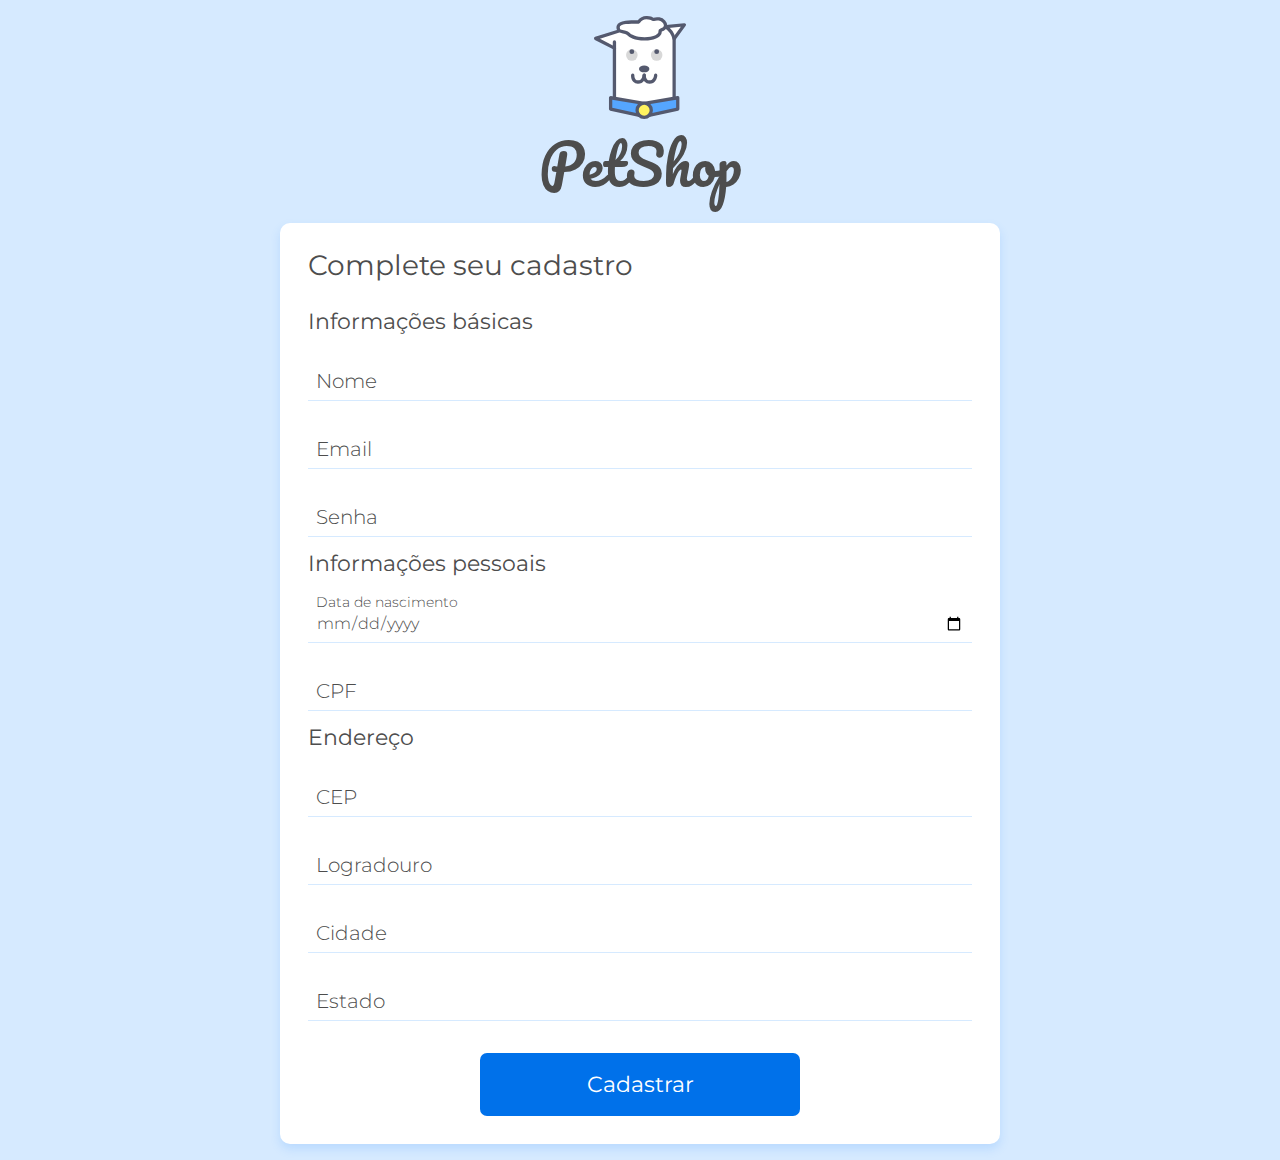
<file: formacaoFrontend/javascript-web-validacao-formularios/cadastro.html>
<!DOCTYPE html>
<html lang="pt">
<head>
    <meta charset="UTF-8">
    <meta name="viewport" content="width=device-width, initial-scale=1.0">
    <title>Doguito Petshop | Criar conta</title>
    <link href="https://fonts.googleapis.com/css2?family=Montserrat:wght@300;400&display=swap" rel="stylesheet">
    <link href="https://fonts.googleapis.com/css2?family=Pacifico&display=swap" rel="stylesheet"> 
    <link rel="stylesheet" href="./assets/css/base/base.css">
    <link rel="stylesheet" href="./assets/css/cadastro.css">
    <link rel="stylesheet" href="./assets/css/componentes/cartao.css">
    <link rel="stylesheet" href="./assets/css/componentes/inputs.css">
    <link rel="stylesheet" href="./assets/css/componentes/botao.css">
</head>
<body>
    <main class="container flex flex--coluna flex--centro">
        <div class="cadastro-cabecalho">
            <img src="./assets/img/doguito.svg" alt="Logo Doguito" class="cadastro-cabecalho__logo">
            <h1 class="cadastro-cabecalho__titulo">PetShop</h1>
        </div>
        <section class="cartao">
            <h2 class="cartao__titulo">Complete seu cadastro</h2>
            <form action="./cadastro_concluido.html" class="formulario flex flex--coluna">
                <fieldset>
                    <legend class="formulario__legenda">Informações básicas</legend>
                    <div class="input-container">
                        <input name="nome" id="nome" class="input" type="text" placeholder="Nome" data-tipo="nome" required>
                        <label class="input-label" for="nome">Nome</label>
                        <span class="input-mensagem-erro">Este campo não está válido</span>
                    </div>
                    <div class="input-container">
                        <input name="email" id="email" class="input" type="email" placeholder="Email" data-tipo="email" required>
                        <label class="input-label" for="email">Email</label>
                        <span class="input-mensagem-erro">Este campo não está válido</span>
                    </div>
                    <div class="input-container">
                        <input name="senha" id="senha" class="input" type="password" placeholder="Senha" pattern="^(?=.*[a-z])(?=.*[A-Z])(?=.*[0-9])(?!.*[ !@#$%^&*_=+-]).{6,12}$" title="A senha deve conter entre 6 a 12 caracteres, deve conter pelo menos uma letra maiúscula, um número e não deve conter símbolos." data-tipo="senha" required>
                        <label class="input-label" for="senha">Senha</label>
                        <span class="input-mensagem-erro">Este campo não está válido</span>
                    </div>
                </fieldset>
                <fieldset>
                    <legend class="formulario__legenda">Informações pessoais</legend>
                    <div class="input-container">
                        <input name="nascimento" id="nascimento" class="input" type="date" placeholder="Data de nascimento" data-tipo="dataNascimento" required>
                        <label class="input-label" for="nascimento">Data de nascimento</label>
                        <span class="input-mensagem-erro">Este campo não está válido</span>
                    </div>
                    <div class="input-container">
                        <input name="cpf" id="cpf" class="input" type="text" placeholder="CPF" data-tipo="cpf" required>
                        <label class="input-label" for="cpf">CPF</label>
                        <span class="input-mensagem-erro">Este campo não está válido</span>
                    </div>
                </fieldset>
                <fieldset>
                    <legend class="formulario__legenda">Endereço</legend>
                    <div class="input-container">
                        <input name="cep" id="cep" class="input" type="text" placeholder="CEP" pattern="[\d]{5}-?[\d]{3}" data-tipo="cep" required>
                        <label class="input-label" for="cep">CEP</label>
                        <span class="input-mensagem-erro">Este campo não está válido</span>
                    </div>
                    <div class="input-container">
                        <input name="logradouro" id="logradouro" class="input" type="text" placeholder="Logradouro" data-tipo="logradouro" required>
                        <label class="input-label" for="logradouro">Logradouro</label>
                        <span class="input-mensagem-erro">Este campo não está válido</span>
                    </div>
                    <div class="input-container">
                        <input name="cidade" id="cidade" class="input" type="text" placeholder="Cidade" data-tipo="cidade" required>
                        <label class="input-label" for="cidade">Cidade</label>
                        <span class="input-mensagem-erro">Este campo não está válido</span>
                    </div>
                    <div class="input-container">
                        <input name="estado" id="estado" class="input" type="text" placeholder="Estado" data-tipo="estado" required>
                        <label class="input-label" for="estado">Estado</label>
                        <span class="input-mensagem-erro">Este campo não está válido</span>
                    </div>
                </fieldset>
                <button class="botao">Cadastrar</a>
            </form>
        </section>
    </main>
    <script src="./js/app.js" type="module"></script>
</body>
</html>
</file>
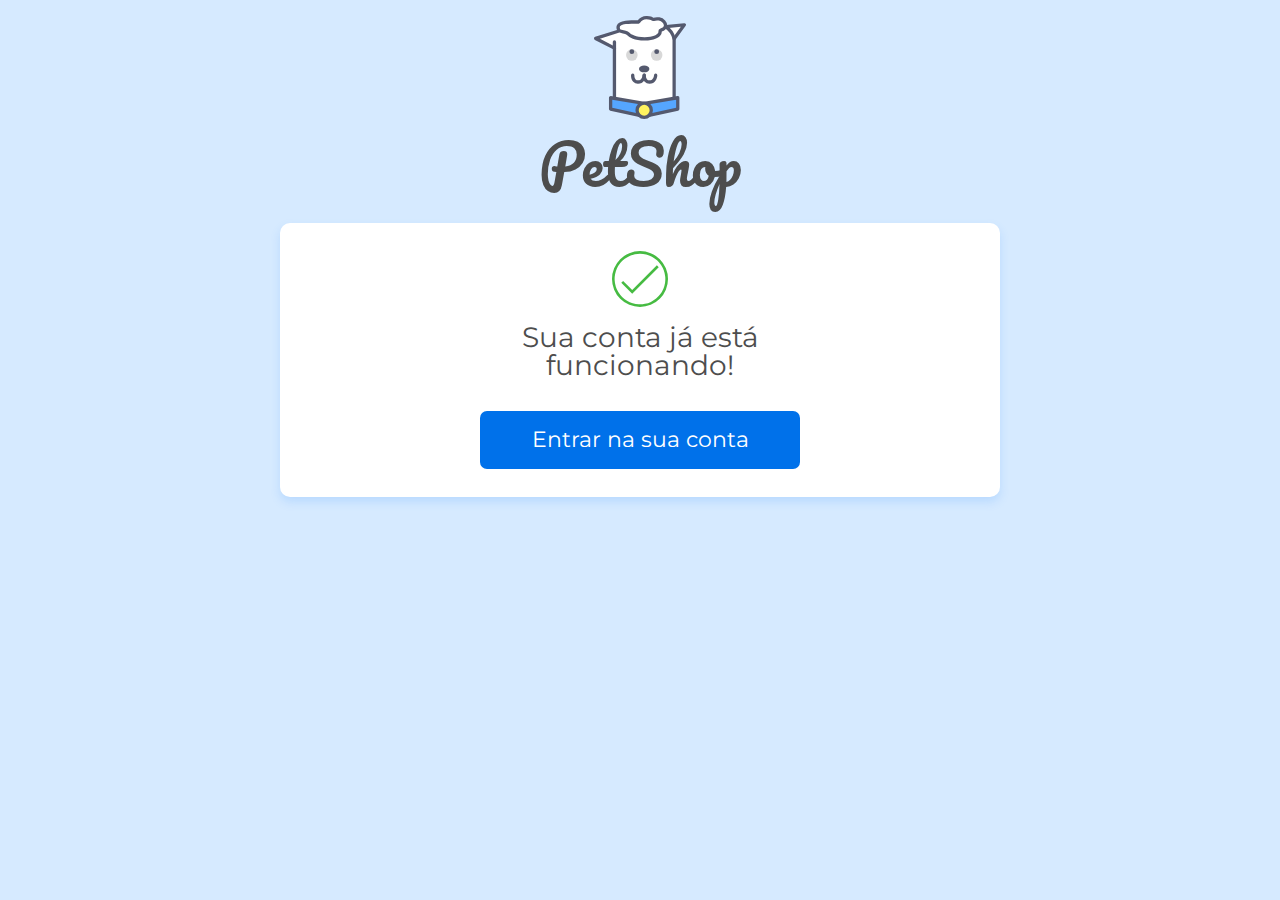
<file: formacaoFrontend/javascript-web-validacao-formularios/cadastro_concluido.html>
<!DOCTYPE html>
<html lang="pt">
<head>
    <meta charset="UTF-8">
    <meta name="viewport" content="width=device-width, initial-scale=1.0">
    <title>Doguito Petshop | Cadastro concluído</title>
    <link href="https://fonts.googleapis.com/css2?family=Montserrat:wght@300;400&display=swap" rel="stylesheet">
    <link href="https://fonts.googleapis.com/css2?family=Pacifico&display=swap" rel="stylesheet"> 
    <link rel="stylesheet" href="./assets/css/base/base.css">
    <link rel="stylesheet" href="./assets/css/cadastro_concluido.css">
    <link rel="stylesheet" href="./assets/css/componentes/cartao.css">
    <link rel="stylesheet" href="./assets/css/componentes/inputs.css">
    <link rel="stylesheet" href="./assets/css/componentes/botao.css">
</head>
<body>
    <main class="container flex flex--coluna flex--centro">
        <div class="cadastro-cabecalho">
            <img src="./assets/img/doguito.svg" alt="Logo Doguito" class="cadastro-cabecalho__logo">
            <h1 class="cadastro-cabecalho__titulo">PetShop</h1>
        </div>
        <section class="cadastro-cartao cartao">
            <span class="cadastro-cartao__icone-concluido"></span>
            <h1 class="cadastro-cartao__titulo cartao__titulo">Sua conta já está funcionando!</h1>
            <a href="#" class="botao">Entrar na sua conta</a>
        </section>
    </main>
</body>
</html>
</file>
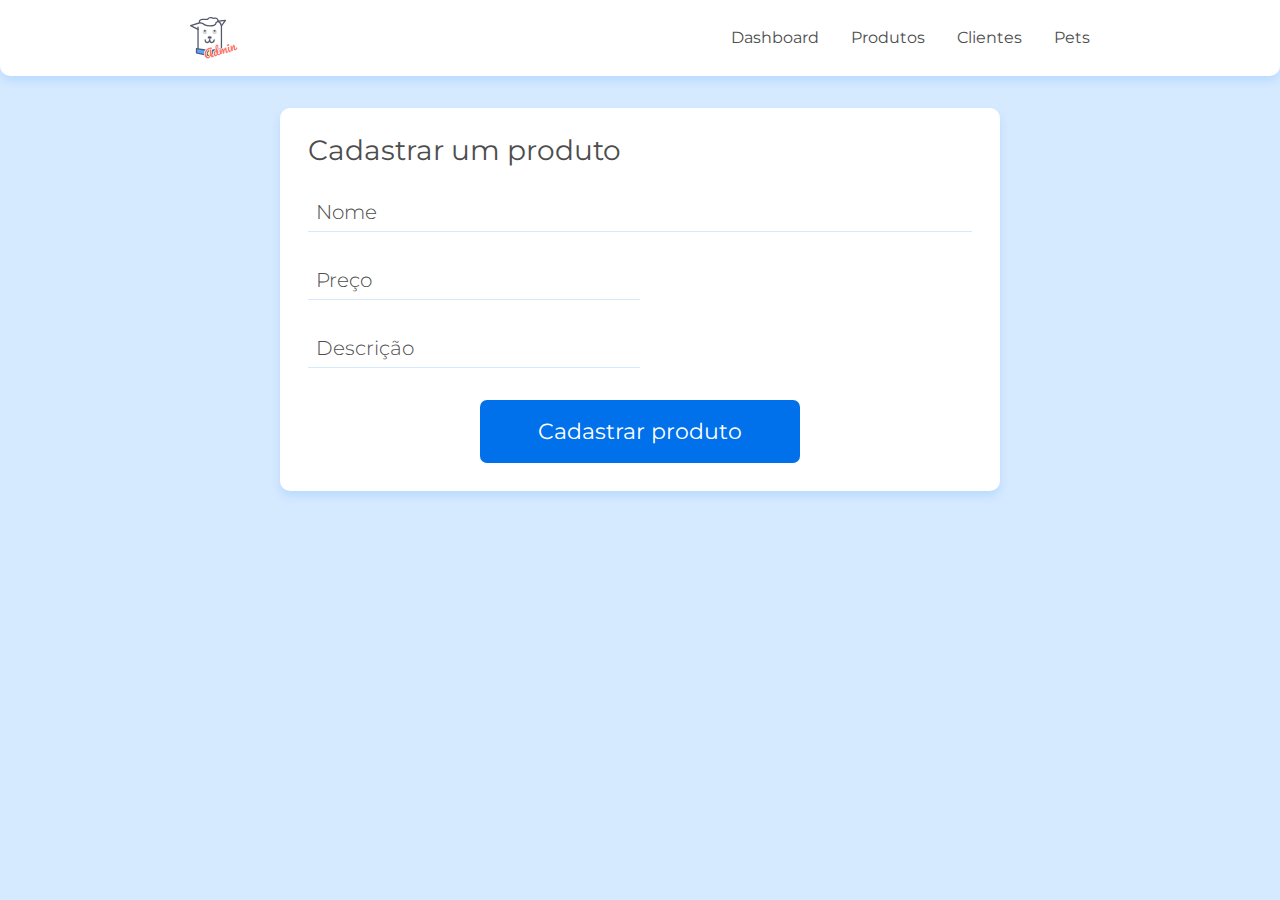
<file: formacaoFrontend/javascript-web-validacao-formularios/cadastro_produto.html>
<!DOCTYPE html>
<html lang="pt">
<head>
    <meta charset="UTF-8">
    <meta name="viewport" content="width=device-width, initial-scale=1.0">
    <title>Doguito Petshop | Cadastro de produto</title>
    <link href="https://fonts.googleapis.com/css2?family=Montserrat:wght@300;400&display=swap" rel="stylesheet">
    <link href="https://fonts.googleapis.com/css2?family=Pacifico&display=swap" rel="stylesheet"> 
    <link rel="stylesheet" href="./assets/css/base/base.css">
    <link rel="stylesheet" href="./assets/css/componentes/cabecalho.css">
    <link rel="stylesheet" href="./assets/css/componentes/cartao.css">
    <link rel="stylesheet" href="./assets/css/cadastra_cliente.css">
    <link rel="stylesheet" href="./assets/css/componentes/inputs.css">
    <link rel="stylesheet" href="./assets/css/componentes/botao.css">
    <link rel="stylesheet" href="./assets/css/cadastro_produto.css">
</head>
<body>
    <header class="cabecalho container">
        <img src="./assets/img/doguitoadm.svg" alt="Logo Doguito" class="cabecalho__logo">
        <nav>
            <ul class="cabecalho__lista-navegacao">
                <li class="cabecalho__link"><a href="#">Dashboard</a></li>
                <li class="cabecalho__link"><a href="#">Produtos</a></li>
                <li class="cabecalho__link"><a href="lista_cliente.html">Clientes </a></li>
                <li class="cabecalho__link"><a href="#">Pets</a></li>
            </ul>
        </nav>
    </header>
    <main class="container flex flex--centro flex--coluna">
        <section class="cartao cadastro">
            <h1 class="cartao__titulo">Cadastrar um produto</h1>
            <form action="./cadastro_produto_concluido.html" class="flex flex--coluna">
                <div class="input-container">
                    <input name="nome" id="nome" class="input" type="text" placeholder="Nome" data-tipo="nome" required>
                    <label class="input-label" for="nome">Nome</label>
                    <span class="input-mensagem-erro">Este campo não está válido</span>
                </div>
                <div class="input-container cadastro__preco-container">
                    <input name="preco" id="preco" class="input" type="text" placeholder="Preço" data-tipo="preco" required>
                    <label class="input-label" for="preco">Preço</label>
                    <span class="input-mensagem-erro">Este campo não está válido</span>
                </div>
                <div class="input-container cadastro__descricao-container">
                    <input class="input" name="descricao" id="descricao" placeholder="Descrição">
                    <label class="input-label" for="descricao">Descrição</label>
                    <span class="input-mensagem-erro">Este campo não está válido</span>
                </div>
                <button class="botao">Cadastrar produto</button>
            </form>
        </section>
    </main>
    <script src="./js/app.js" type="module"></script>
    <script src="https://github.com/codermarcos/simple-mask-money/releases/download/v3.0.0/simple-mask-money.js"></script>
</body>
</html>
</file>
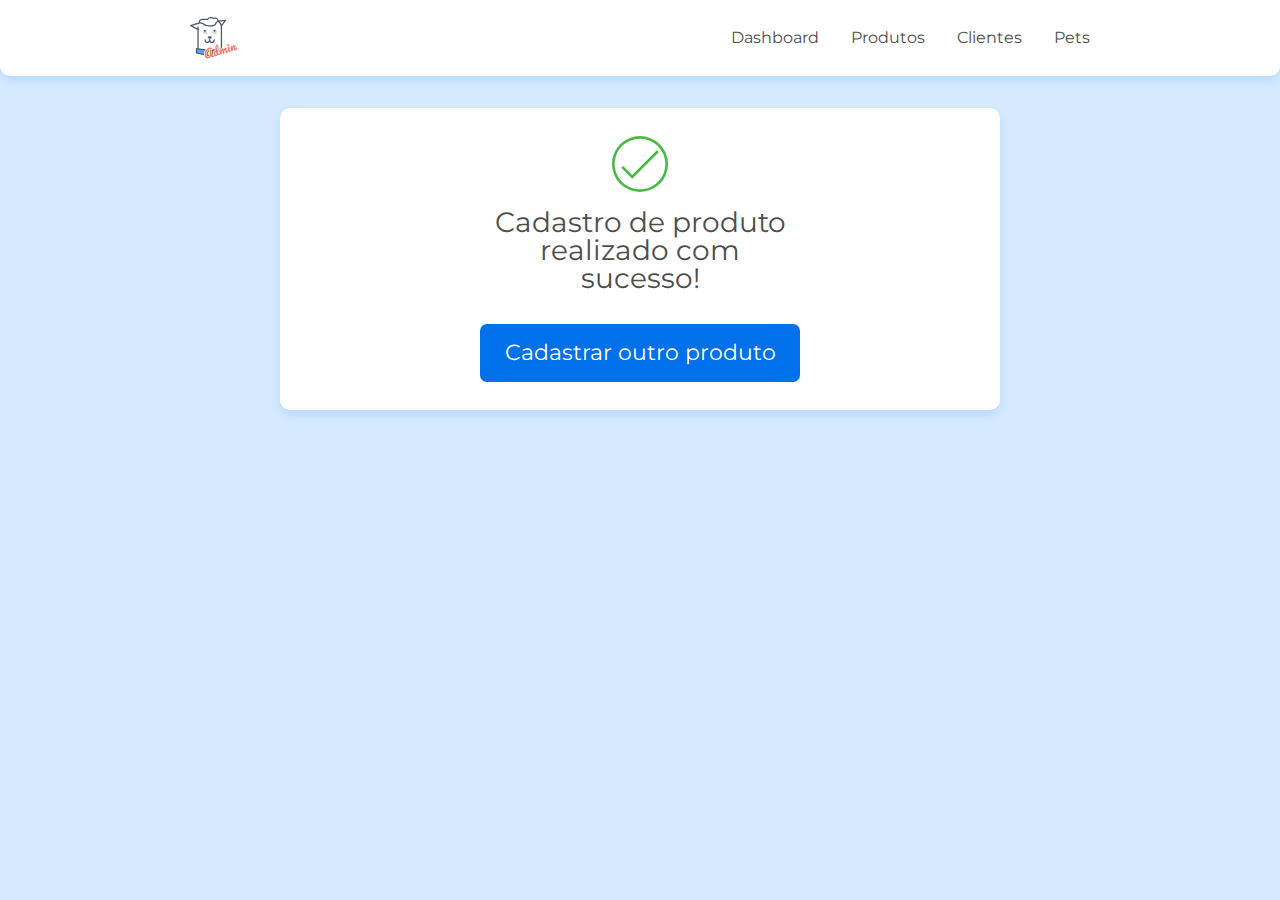
<file: formacaoFrontend/javascript-web-validacao-formularios/cadastro_produto_concluido.html>
<!DOCTYPE html>
<html lang="pt">
<head>
    <meta charset="UTF-8">
    <meta name="viewport" content="width=device-width, initial-scale=1.0">
    <title>Doguito Petshop | Cadastro concluído</title>
    <link href="https://fonts.googleapis.com/css2?family=Montserrat:wght@300;400&display=swap" rel="stylesheet">
    <link href="https://fonts.googleapis.com/css2?family=Pacifico&display=swap" rel="stylesheet"> 
    <link rel="stylesheet" href="./assets/css/base/base.css">
    <link rel="stylesheet" href="./assets/css/componentes/cabecalho.css">
    <link rel="stylesheet" href="./assets/css/cadastro_concluido.css">
    <link rel="stylesheet" href="./assets/css/componentes/cartao.css">
    <link rel="stylesheet" href="./assets/css/componentes/inputs.css">
    <link rel="stylesheet" href="./assets/css/componentes/botao.css">
</head>
<body>
    <header class="cabecalho container">
        <img src="./assets/img/doguitoadm.svg" alt="Logotipo Doguito" class="cabecalho__logo">
        <nav>
            <ul class="cabecalho__lista-navegacao">
                <li class="cabecalho__link"><a href="#">Dashboard</a></li>
                <li class="cabecalho__link"><a href="#">Produtos</a></li>
                <li class="cabecalho__link"><a href="#">Clientes</a></li>
                <li class="cabecalho__link"><a href="#">Pets</a></li>
            </ul>
        </nav>
    </header>
    <main class="container flex flex--coluna flex--centro">
        <section class="cadastro-cartao cartao">
            <span class="cadastro-cartao__icone-concluido"></span>
            <h1 class="cadastro-cartao__titulo cartao__titulo">Cadastro de produto realizado com sucesso!</h1>
            <a href="./cadastro_produto.html" class="botao">Cadastrar outro produto</a>
        </section>
    </main>
</body>
</html>
</file>
<file: formacaoFrontend/arquitetura-css-assets/assets/css/cabecallho.css>
.cabecalho {
    align-items: center;
    background: #f9f9f9;
    display: flex;
    justify-content: space-between;
    padding-left: 2rem;
    padding-right: 2rem;
}

@media screen and (min-width: 0) {
    .cabecalho {
        padding: 0 1rem;
        justify-content: center;
    }
}

@media screen and (min-width: 768px) {
    .cabecalho {
        padding: 0 5rem;
        justify-content: space-between;
    }
}
</file>
<file: formacaoFrontend/arquitetura-css-assets/assets/css/menu/menu-lista.css>
.menu__lista {
    display: flex;
}
</file>
<file: formacaoFrontend/arquitetura-css-assets/assets/css/menu/menu-item.css>
.menu__item {
    list-style: none;
}

.menu__item:last-child .menu__link{
    margin-right: 0;
}
</file>
<file: formacaoFrontend/arquitetura-css-assets/assets/css/menu/menu-link.css>
.menu__link {
    color: #808080;
    margin-right: 1.25rem;
    text-decoration: none;
    text-transform: lowercase;
}

.menu__link.ativo {
    color: #333333;
    font-weight: bold;
}

.menu__link:hover {
    text-decoration: underline;
}
</file>
<file: formacaoFrontend/arquitetura-css-assets/assets/css/banner/banner-imagem.css>
.banner__imagem {
    background: url('../../img/banner.jpg') no-repeat center / cover;    
    width: 100%;
}

@media screen and (min-width: 0) {
    .banner__imagem {
        height: calc(100vh - 51px);
    }
}

@media screen and (min-width: 368px) {
    .banner__imagem {
        height: calc(100vh - 72px);
    }
}
</file>
<file: formacaoFrontend/arquitetura-css-assets/assets/css/banner/banner.css>
.banner {
    position: relative;
}
</file>
<file: formacaoFrontend/arquitetura-css-assets/assets/css/banner/banner-titulo.css>
.banner__titulo {
    font-family: Pacifico, cursive;
    color: #fdfdfd;
    position: absolute;
    left: 50%;
    text-shadow: 0 4px 4px rgba(0, 0, 0, 0.75);
    top: 50%;
    text-align: center;
    transform: translate(-50%, -50%);
    width: 100%;
}

@media screen and (min-width: 0) {
    .banner__titulo {
        font-size: 3rem;
    }
}

@media screen and (min-width: 368px) {
    .banner__titulo {
        font-size: 5.0625rem;
    }
}
</file>
<file: formacaoFrontend/arquitetura-css-assets/assets/css/sobre/sobre.css>
.sobre {
    text-align: center;
}

@media screen and (min-width: 0) {
    .sobre {
        padding: 2.5rem 1rem;
    }
}

@media screen and (min-width: 768px) {
   .sobre {
    padding: 2.5rem;
   } 
}
</file>
<file: formacaoFrontend/arquitetura-css-assets/assets/css/sobre/sobre-descricao.css>
.sobre__descricao {
    color: #595959;
    font-weight: 100;
}

@media screen and (min-width: 0) {
    .sobre__descricao {
        font-size: 1.3rem;
    }
}

@media screen and (min-width: 768px) {
    .sobre__descricao {
        font-size: 1.75rem;
    }   
}
</file>
<file: formacaoFrontend/arquitetura-css-assets/assets/css/sobre/sobre-titulo.css>
.sobre__titulo {
    color: #8d0606;
    font-family: Pacifico, cursive;
}

@media screen and (min-width: 0) {
    .sobre__titulo {
        font-size: 2rem;
    }
}

@media screen and (min-width: 768px) {
    .sobre__titulo {
        font-size: 3.1875rem;
    }
}
</file>
<file: formacaoFrontend/arquitetura-css-assets/assets/css/receitas.css>
.receitas {
    background: #e5e5e5;
    display: flex;
    flex-wrap: wrap;    
}

@media screen and (min-width: 0) {
    .receitas {
        padding: 5rem 0 0 1rem;
    }
}

@media screen and (min-width: 768px) {
    .receitas {
        padding: 5rem 0 0 2.5rem;
    }
}

@media screen and (min-width: 992px) {
    .receitas {
        padding: 5rem 0 0 5rem;
    }
}
</file>
<file: formacaoFrontend/arquitetura-css-assets/assets/css/receita/receita.css>
.receita {
    background: #fdfdfd;
    display: flex;
    flex-direction: column;
    margin-bottom: 5rem;
    
}

@media screen and (min-width: 0) {
    .receita {
        margin-right: 1rem;
        width: 100%;
    }
}

@media screen and (min-width: 768px) {
    .receita {
        margin-right: 2.5rem;
        width: calc(33.33% - 2.5rem);
    }    
}

@media screen and (min-width: 992px) {
    .receita {
        margin-right: 5rem;
        width: calc(25% - 5rem);
    }
}
</file>
<file: formacaoFrontend/arquitetura-css-assets/assets/css/receita/receita-botao.css>
.receita__botao {
    background: #8d0606;
    border: none;
    border-radius: 5px;
    color: #fdfdfd;
    padding: 1rem;
    transition: all .1s ease-in-out;
}

.receita__botao:hover {
    cursor: pointer;
    background: #620404;
}
</file>
<file: formacaoFrontend/arquitetura-css-assets/assets/css/receita/receita-conteudo.css>
.receita__conteudo {
    padding: 1rem;
}
</file>
<file: formacaoFrontend/arquitetura-css-assets/assets/css/receita/receita-descricao.css>
.receita__descricao {
    font-size: 1.1875rem;
    line-height: 1.5;
    text-align: justify;
}
</file>
<file: formacaoFrontend/arquitetura-css-assets/assets/css/receita/receita-imagem.css>
.receita__imagem {
    height: 200px;
}
</file>
<file: formacaoFrontend/arquitetura-css-assets/assets/css/receita/receita-titulo.css>
.receita__titulo {
    font-size: 1.4375rem;
}
</file>
<file: formacaoFrontend/arquitetura-css-assets/assets/css/quemSomos/quemSomos.css>
.quem-somos {
    text-align: center;
    padding: 5rem;
}
</file>
<file: formacaoFrontend/arquitetura-css-assets/assets/css/quemSomos/quemSomos-descricao.css>
.quem-somos__descricao {
    font-weight: 100;
    font-size: 1.75rem;
    color: #595959;
}
</file>
<file: formacaoFrontend/arquitetura-css-assets/assets/css/quemSomos/quemSomos-titulo.css>
.quem-somos__titulo {
    margin-bottom: 1rem;
    color: #8d0606;
    font-size: 3.1875rem;
    font-family: Pacifico, cursive;
}
</file>
<file: formacaoFrontend/arquitetura-css-assets/assets/css/pessoas.css>
.pessoas {
    display: flex;
    justify-content: space-around;
    padding-top: 3rem;
}

@media screen and (min-width: 0) {
    .pessoas {
        flex-direction: column;
    }
}

@media screen and (min-width: 768px) {
    .pessoas {
        flex-direction: row;
    }    
}
</file>
<file: formacaoFrontend/arquitetura-css-assets/assets/css/pessoa/pessoa.css>
.pessoa {
    display: flex;
    flex-direction: column;
}

@media screen and (min-width: 0) {
    .pessoa {
        margin-bottom: 2rem;
    }
}

@media screen and (min-width: 768px) {
    .pessoa {
        margin-bottom: 0;
    }
}
</file>
<file: formacaoFrontend/arquitetura-css-assets/assets/css/pessoa/pessoa-funcao.css>
.nome__funcao {
    text-transform: lowercase;
    color: #595959;
    font-size: 1.25rem;
}
</file>
<file: formacaoFrontend/arquitetura-css-assets/assets/css/pessoa/pessoa-imagem.css>
.pessoa__imagem {
    height: 300px;
    margin: 0 auto;
    width: 300px;
    background-repeat: no-repeat;
    background-size: cover;
    background-position: center;
    border-radius: 100%;
}

.pessoa__imagem--roberta {
    background-image: url('../../img/pessoas/roberta.jpg');
}

.pessoa__imagem--marcela {
    background-image: url('../../img/pessoas/marcela.jpg');
}

.pessoa__imagem--andreia {
    background-image: url('../../img/pessoas/andreia.jpg');
}
</file>
<file: formacaoFrontend/arquitetura-css-assets/assets/css/pessoa/pessoa-nome.css>
.pessoa__nome {
    margin: 1rem 0;
    font-family: Pacifico, cursive;
    color: #8d0606;
    font-size: 2rem;
}
</file>
<file: formacaoFrontend/arquitetura-css-assets/assets/css/rodape.css>
.rodape {
    background: #bfbfbf;
    color: #fdfdfd;
    text-align: right;
    padding: 1.5635rem 5rem;
    text-transform: lowercase;
}
</file>
<file: formacaoFrontend/arquitetura-css-assets/assets/css/logo.css>
@media screen and (min-width: 0){
    .logo {
        display: none;
    }
}

@media screen and (min-width: 768px) {
    .logo {
        display: block;
    }
}
</file>
<file: formacaoFrontend/barbearia-alura/style.css>
body {
	font-family: 'Montserrat', sans-serif;
}

header {
	background: #BBBBBB;
	padding: 20px 0;
}

.caixa {
	position: relative;
	width: 940px;
	margin: 0 auto;
}

nav {
	position: absolute;
	top: 110px;
	right: 0;
}

nav li {
	display: inline;
	margin: 0 0 0 15px;
}

nav a {
	text-transform: uppercase;
	color: #000000;
	font-weight: bold;
	font-size: 22px;
	text-decoration: none;
}

nav a:hover {
	color: #C78C19;
	text-decoration: underline;
}

.produtos {
	width: 940px;
	margin: 0 auto;
	padding: 50px 0;
}

.produtos li {
	display: inline-block;
	text-align: center;
	width: 30%;
	vertical-align: top;
	margin: 0 1.5%;
	padding: 30px 20px;
	box-sizing: border-box;
	border: 2px solid #000000;
	border-radius: 10px;
}

.produtos li:hover {
	border-color: #C78C19;
}

.produtos li:active {
	border-color: #088C19;	
}

.produtos li:hover h2 {
	font-size: 34px;
}

.produtos h2 {
	font-size: 30px;
	font-weight: bold;
}

.produto-descricao {
	font-size: 18px;
}

.produto-preco {
	font-size: 22px;
	font-weight: bold;
	margin-top: 10px;
}

footer {
	text-align: center;
	background: url("bg.jpg");
	padding: 40px 0;
}

.copyright {
	color: #FFFFFF;
	font-size: 13px;
	margin: 20px 0 0;
}

main {
	
}

form {
	margin: 40px 0;
}

form label, form legend {
	display:block;
	font-size: 20px;
	margin: 0 0 10px;
}

.input-padrao {
	display: block;
	margin: 0 0 20px;
	padding: 10px 25px;
	width: 50%;
}

.checkbox {
	margin: 20px 0;
}

.enviar {
	width:40%;
	padding: 15px 0;
	background: orange;
	color: white;
	font-weight: bold;
	font-size: 18px;
	border: none;
	border-radius: 5px;
	transition: 1s all;
	cursor: pointer;
}

.enviar:hover {
	background: darkorange;
	transform: scale(1.2);
}

table {
	margin: 20px 0 40px;
}

thead {
	background: #555555;
	color: white;
	font-weight: bold;
}

td, th {
	border: 1px solid #000000;
	padding: 8px 15px;
}


/* css da página inicial */
.banner {
	width:100%;
}

.titulo-principal {
	text-align: center;
	font-size: 2em;
	margin: 0 0 1em;
	clear: left;
}

.principal {
	padding: 3em 0;
	background: #FEFEFE;
	width: 940px;
	margin: 0 auto;
}

.principal p {
	margin: 0 0 1em;
}

.principal strong {
	font-weight: bold;
}

.principal em {
	font-style: italic;
}

.utensilios {
	width: 120px;
	float: left;
	margin: 0 20px 20px 0;
}

.mapa {
	padding: 3em 0;
	background: linear-gradient(#FEFEFE, #888888);
}

.mapa-conteudo {
	width: 940px;
	margin: 0 auto;
}

.mapa p {
	margin: 0 0 2em;
	text-align: center;
}

.beneficios {
	padding: 3em 0;
	background: #888888;
}

.conteudo-beneficios {
	width: 640px;
	margin: 0 auto;
}

.lista-beneficios {
	width: 40%;
	display: inline-block;
	vertical-align: top;
}

.itens {
	line-height: 1.5;
}

.itens:first-child {
	font-weight: bold;
}

.itens:before {
	content: "🟊";
}

.imagem-beneficios {
	width: 60%;
	opacity: 1;
	transition: 400ms;
	box-shadow: 10px 10px 10px 0 #000000;
}

.imagem-beneficios:hover {
	opacity: 0.3;
}

.video {
	width: 560px;
	margin: 2em auto;
}

@media screen and (max-width: 480px) {
	.caixa, .principal, .conteudo-beneficios, .mapa-conteudo, .video {
		width: auto;
	}

	h1 {
		text-align: center;
	}

	nav {
		position: static;
	}

	.lista-beneficios, .imagem-beneficios {
		width: 100%;
	}
}
</file>
<file: formacaoFrontend/flexbox/css/style.css>
body {
	background-color: #F2F5F7;
	font-family: 'Open Sans',Arial,sans-serif;
}

.container {
	width: 94%;
	margin: 0 auto;
}

.cabecalhoPrincipal {
	background-color: #FFF;
	padding: 20px 0;
}

.cabecalhoPrincipal-titulo {
	font-weight: bold;
	font-size: 2em;
	margin-bottom: 20px;
}

.cabecalhoPrincipal-titulo a {
	text-decoration: none;
	color: inherit;
}

.cabecalhoPrincipal-nav-link {
	padding: 10px;
	margin-bottom: 10px;
	color: #9799A6;
	background-color: #FFF;
	text-decoration: none;
	transition: .5s;
	display: block;

	border-bottom: 1px solid #9799A6;
}

.conteudoPrincipal {
	margin-top: 20px;
	margin-bottom: 20px;
}

.subtitulo {
	font-weight: bold;
	font-size: 32px;
	margin-bottom: 10px;
	text-align: center;
}

.conteudoPrincipal-cursos-link {
	height: 100px;
	background-color: #FFF;
	text-align: center;
	margin: 1%;
	transition: .3s;
	box-shadow: 2px 2px 2px #CCC;
	position: relative;
}

.conteudoPrincipal-cursos-link a {
	text-decoration: none;
	color: #000;
	font-weight: bold;
	display: block;
	width: 100%;
	height: 100%;
	position: absolute;
	top: 0;
	left: 0;
}

.conteudoPrincipal-cursos-link:hover {
	box-shadow: 4px 4px 4px #CCC;
}

.conteudoPrincipal-cursos-link a:before {
	content: '';
	display: block;
	width: 50px;
	height: 50px;
	margin: 10px auto;
}

.conteudoPrincipal-cursos-link:nth-child(even) a:before {
	background: url(../img/background1.svg) no-repeat;	
}

.conteudoPrincipal-cursos-link:nth-child(odd) a:before {
	background: url(../img/background2.svg) no-repeat;
}


.rodapePrincipal {
	background-color: #324C64;
	padding-top: 20px;
}

.rodapePrincipal .subtitulo {
	color: #FFF;
}

.rodapePrincipal-navMap-link {
	text-decoration: none;
	color: #FFF;
	margin-top: 10px;
}

.rodapePrincipal-navMap-link {
	font-size: .9em;
}

.navmap-list-title {
	font-weight: 700;
	font-size: 1.3em;
	margin: .9em 0;
	padding-left: .3em;
	padding-top: .2em;
	padding-bottom: .2em;
}

.navmap-list-title + .rodapePrincipal-navMap-link {
	margin-top: 0;
}

.navmap-list-title-bancoDeDados { color: #EC6E5A; border-left: 4px solid #EC6E5A; }
.navmap-list-title-framework { color: #AD85BF; border-left: 4px solid #AD85BF; }
.navmap-list-title-frontend { color: #5EC6F3; border-left: 4px solid #5EC6F3; }
.navmap-list-title-backend { color: #25D285; border-left: 4px solid #25D285; }

.rodapePrincipal-patrocinadores {
	margin-top: 30px;
	background: #F2F5F7;
	padding: 20px 0;
}

.rodapePrincipal-contatoForm {
	margin-top: 20px;
	text-align: center;
}

.rodapePrincipal-contatoForm label[for=email-contato] {
	font-weight: bold;
	font-size: 14px;
	color: #000;
	margin-bottom: 5px;
	display: block;
}

.rodapePrincipal-contatoForm-emailInput {
	border-top-left-radius: 5px;
	border-bottom-left-radius: 5px;
	padding: 10px;
}

.rodapePrincipal-contatoForm-submit {
	border-top-right-radius: 5px;
	border-bottom-right-radius: 5px;
	background-color: #4DBA7A;
	color: #FFF;
	cursor: pointer;
	
}

.rodapePrincipal-contatoForm-submit,
.rodapePrincipal-contatoForm-emailInput {
	outline: 0;
	border: 1px solid #4DBA7A;
	box-sizing: border-box;
	font-size: 16px;
}

.videoSobre {
	background-color: #5E9EDC;
	padding: 25px 0;

}

.videoSobre-video {
	max-width: 100%;
}

.videoSobre .container {
	color: #FFF;
}

.videoSobre-sobre-title {
	font-size: 1.2em;
	font-weight: bolder;
}

.videoSobre-sobre {
	font-size: 1.3em;
	line-height: 2;
}

.videoSobre-button {
	border-radius: 8px;
	background-color: #ec6e5a;
	display: block;
	color: #FFF;
	border: none;
	height: 50px;
	font-size: .8em;
	outline: none;
}

.rodapePrincipal-contatoForm-legend {
	margin-bottom: 10px;
}

@media(min-width: 769px) {

	.container {
		width: 85%;	
	}

	.subtitulo {
		text-align: left;
	}

	.cabecalhoPrincipal-nav-link {
		border-radius: 5px;
		border: 1px solid #9799A6;
	}

	.cabecalhoPrincipal-nav-link:hover {
		color: #FFF;
		background-color: #9799A6;
	}

	.cabecalhoPrincipal-titulo {
		margin: 0;
	}

	.cabecalhoPrincipal-nav {
		width: auto;
	}

	.cabecalhoPrincipal-nav-link {
		width: auto;
		margin: 0 0 0 10px;
	}

	.rodapePrincipal-contatoForm {
		margin-top: 0;
		text-align: left;
	}

	.conteudoPrincipal-cursos-link:nth-child(3n) {
		margin-right: 0;
	}

	.conteudoPrincipal-cursos-link:nth-child(3n+1) {
		margin-left: 0;
	}

}

@media(min-width: 1000px) {
	.conteudoPrincipal-cursos-link {
		margin: 1.333%;
	}

	.conteudoPrincipal-cursos-link:nth-child(3n) {
		margin-right: 1.33%;
	}

	.conteudoPrincipal-cursos-link:nth-child(3n+1) {
		margin-left: 1.333%;
	}

	.conteudoPrincipal-cursos-link:nth-child(4n) {
		margin-right: 0;
	}

	.conteudoPrincipal-cursos-link:nth-child(4n+1) {
		margin-left: 0;
	}

	.videoSobre-sobre {
		margin-left: 1.5em;
	}

}
</file>
<file: formacaoFrontend/flexbox/css/flexbox.css>
/* Header */
.cabecalhoPrincipal .container {
	display: flex; /* alinhando itens um do lado do outro */
	align-items: center;
	justify-content: space-between; /* espaçamento entre elementos */
}

.cabecalhoPrincipal-nav {
	display: flex;
}

/* Footer */
.rodapePrincipal-patrocinadores .container {
	display: flex;
	justify-content: space-between;
}

.rodapePrincipal-patrocinadores-list {
	display: flex;
	align-items: center;
	justify-content: space-around; /* espaçamento em volta aos elementos */
	width: 70%;
	margin-right: 5%;
}

.rodapePrincipal-contatoForm {
	width: 25%;
}

.rodapePrincipal-contatoForm-fieldset {
	display: flex;
}

.rodapePrincipal-navMap-list {
	display: flex;
	flex-flow: column wrap; /* alinhando itens um embaixo do outro e quebrando linha */
	height: 260px;
}

/* Main */
.conteudoPrincipal-cursos {
	display: flex;
	flex-wrap: wrap; /* quebrando linhas */
}

.conteudoPrincipal-cursos-link {
	width: 23%;
	margin: 1%;
}

.conteudoPrincipal-cursos-link:nth-child(4n) {
	margin-right: 0;
}

.conteudoPrincipal-cursos-link:nth-child(4n + 1) {
	margin-left: 0;
}

.videoSobre .container {
	display: flex;	
}

.videoSobre-sobre {
	text-align: center;
	display: flex;
	flex-direction: column;
	flex-grow: 2;
}

.videoSobre-sobre-list {
	flex-grow: 1;
}

.videoSobre-video {
	flex-grow: 1;
	flex-shrink: 2;
}

/* parte mobile */
@media (max-width: 768px) {
	.cabecalhoPrincipal-nav {
		flex-direction: column;
	}
	
	.cabecalhoPrincipal .container {
		flex-direction: column;
		align-items: initial;
		text-align: center;
	}
	
	.conteudoPrincipal-cursos-link {
		width: 100%;	
	}
	
	.conteudoPrincipal-cursos {
		flex-direction: column;
	}
	
	.rodapePrincipal-navMap-list {
		height: auto;
	}
	
	.rodapePrincipal-patrocinadores .container {
		flex-direction: column;
		align-items: center;
	}
	
	.rodapePrincipal-contatoForm {
		width: 100%;
	}
	
	.rodapePrincipal-patrocinadores-list {
		margin: 0;
		width: 100%;
	}
	
	.rodapePrincipal-contatoForm-fieldset {
		justify-content: center;
	}

	.cabecalhoPrincipal-nav-link-app {
		order: -1;
	}

	.videoSobre .container {
		flex-direction: column;
	}

	.videoSobre-video {
		margin: 0 auto;
	}
}
</file>
<file: formacaoFrontend/javascript-web/css/estilos.css>
:root {
  --cinza: #aaa;
  --vermelha: #e93d50;
  --vermelha-escura: #af303f;
  --branca: #fff;
  --luz: rgb(229, 255, 0);
}

body {
  align-items: center;
  background: linear-gradient(45deg, #a7cfdf 0%,#23538a 100%);
  display: flex;
  justify-content: center;
  flex-direction: column;
  font-family: 'Montserrat', sans-serif;
  min-height: 100vh;
}

h1 {
  color: var(--branca);
  margin-bottom: 20px;
  font-size: 2rem;
}

.teclado {
  background: linear-gradient(to bottom, #eeeeee 0%,#cccccc 100%);
  box-shadow: 6px 8px 0 6px #666, 10px 10px 10px #000;
  border-radius: 30px;
  display: grid;
  gap: 10px;
  grid-template-columns: repeat(3, 1fr);
  padding: 10px;
}

.tecla {
  background-color: var(--branca);
  border-radius: 30px;
  box-shadow: 3px 3px 0 var(--cinza);
  color: var(--vermelha);
  cursor: pointer;
  height: 120px;
  font-size: 1.75em;
  font-weight: bold;
  line-height: 120px;
  text-align: center;
  width: 120px;
}

.tecla.ativa,
.tecla:active {
  background-color: var(--vermelha);
  border: 4px solid  var(--vermelha);
  box-shadow: 3px 3px 0 var(--vermelha-escura) inset;
  color: var(--branca);
  outline: none;
}

.tecla.focus,
.tecla:focus {
  outline: none;
  box-shadow: 1px 1px 10px var(--luz);
}

.tecla.active:focus,
.tecla:active:focus {
  box-shadow: 3px 3px 0 var(--vermelha-escura) inset, 1px 1px 10px var(--luz);
}
</file>
<file: formacaoFrontend/javascript-web-validacao-formularios/assets/css/cadastro.css>
.cadastro-cabecalho {
    display: flex;
    flex-direction: column;
    align-items: center;

    padding-top: 1rem;
}

.cadastro-cabecalho__logo {
    width: 2.625rem;
    margin-bottom: 0.5rem;
}

.cadastro-cabecalho__titulo {
    font-family: var(--fonte-familia-logo);
    font-size: var(--fonte-tamanho-logo);
    margin-bottom: 1rem;
}

@media(min-width: 800px) {
    .cadastro-cabecalho__logo {
        width: 5.75rem;
        margin-bottom: 1rem;
    }

    .cadastro-cabecalho__titulo {
        margin-bottom: 2rem;
    }
}
</file>
<file: formacaoFrontend/javascript-web-validacao-formularios/assets/css/componentes/cartao.css>
.cartao {
    background-color: var(--cor-contraste-claro);
    border-radius: 10px;
    box-shadow: var(--sombra);
    width: 100%;
    max-width: 45rem;
    padding: 1.75rem;
    box-sizing: border-box;
    margin-bottom: 1rem;
}

.cartao__titulo {
    font-size: var(--fonte-tamanho-cartao-titulo);
    margin-bottom: 1rem;
}
</file>
<file: formacaoFrontend/javascript-web-validacao-formularios/assets/css/componentes/inputs.css>
.formulario {
    margin-top: 2rem;
}

.formulario__legenda {
    font-size: var(--fonte-tamanho-formulario-fieldset);

    margin-bottom: 1rem;
}

.input-container {
    font-weight: var(--fonte-peso-input);
    position: relative;
    margin-bottom: 1rem;
    display: flex;
    flex-direction: column;
    justify-content: flex-end;
    box-sizing: border-box;
}

.input {
    box-sizing: border-box;
    border-bottom: 1px solid var(--cor-secundaria);
    padding: 1.375rem 0.5rem 0.5rem;
    height: 3.25rem;
    width: 100%;
}

.input::placeholder {
    visibility: hidden;
    color: #00000000;
}

.input:focus {
    outline: none;
}

.input-label {
    position: absolute;
    top: 1.375rem;
    left: 0.5rem;
    font-size: var(--fonte-tamanho-input-label);

    transition: all .25s;
}

.input:not(:placeholder-shown) + .input-label, .input:focus + .input-label {
    font-size: 0.875rem;
    top: 0.25rem;
    transition: all .25s;
}

.input-container--invalido {
    margin-bottom: 0.5rem;
}

.input-container--invalido .input {
    border: 1px solid var(--cor-aviso);
    border-radius: 7px;
}

.input-container--invalido .input-label {
    color: var(--cor-aviso);
}

.input-mensagem-erro {
    display: none;
}

.input-container--invalido .input-mensagem-erro {
    color: var(--cor-aviso);
    display: block;
    margin-top: 0.5rem;
    padding-left: 0.5rem;
}

.textarea {
    box-sizing: border-box;
    border: 1px solid var(--cor-secundaria);
    padding: 0.5rem;    
    border-radius: 7px;
    width: 100%;
    min-height: 3rem;
}

.textarea-container {
    position: relative;
    margin-top: 2rem;
    margin-bottom: 1rem;
    font-weight: var(--fonte-peso-input);
}

.textarea::placeholder {
    visibility: hidden;
}

.textarea:focus {
    outline: none;
}

.textarea-label {
    position: absolute;
    top: 0.5rem;
    left: 0.5rem;
    font-size: var(--fonte-tamanho-input-label);
    transition: all 0.25s;
}

.textarea:not(:placeholder-shown) + .textarea-label, .textarea:focus + .textarea-label {
    font-size: 0.875rem;
    top: -1.25rem;
    transition: all 0.25s;
}

.textarea-container--invalido {
    margin-bottom: 0.5rem;
}

.textarea-container--invalido .textarea {
    border: 1px solid var(--cor-aviso);
}

.textarea-container--invalido .textarea-label {
    color: var(--cor-aviso);
}

.textarea-mensagem-erro {
    display: none;
}

.textarea-container--invalido .textarea-mensagem-erro {
    display: block;
    color: var(--cor-aviso);
    margin-top: 0.5rem;
    padding-left: 0.5rem;
}
</file>
<file: formacaoFrontend/javascript-web-validacao-formularios/assets/css/componentes/botao.css>
.botao {
    display: block;
    background-color: var(--cor-primaria);
    border-radius: 7px;
    width: 100%;
    margin-top: 1rem;
    max-width: 20rem;
    padding: 1.125rem;
    box-sizing: border-box;
    color: var(--cor-contraste-claro);
    font-size: var(--fonte-tamanho-botao);
    align-self: center;
    text-align: center;
}

.botao-simples {
    border: none;
    background-color: unset;
}

.botao-simples--adicionar {
    color: var(--cor-primaria);
}

.botao-simples--excluir {
    color: var(--cor-aviso);
}

.botao-simples--editar {
    color: var(--cor-sucesso);
}
</file>
<file: formacaoFrontend/javascript-web-validacao-formularios/assets/css/cadastro_concluido.css>
.cadastro-cabecalho {
    display: flex;
    flex-direction: column;
    align-items: center;

    padding-top: 1rem;
}

.cadastro-cabecalho__logo {
    width: 2.625rem;
    margin-bottom: 0.5rem;
}

.cadastro-cabecalho__titulo {
    font-family: var(--fonte-familia-logo);
    font-size: var(--fonte-tamanho-logo);
    margin-bottom: 1rem;
}

.cadastro-cartao {
    display: flex;
    flex-direction: column;
    align-items: center;
    text-align: center;
}

.cadastro-cartao__icone-concluido {
    display: block;
    width: 3.5rem;
    height: 3.5rem;

    margin-bottom: 1rem;

    background-image: url(../img/checkmark.svg);
    background-size: cover;
    background-repeat: no-repeat;
}

.cadastro-cartao__titulo {
    max-width: 20rem;
}


@media(min-width: 800px) {
    .cadastro-cabecalho__logo {
        width: 5.75rem;
        margin-bottom: 1rem;
    }

    .cadastro-cabecalho__titulo {
        margin-bottom: 2rem;
    }
}
</file>
<file: formacaoFrontend/javascript-web-validacao-formularios/assets/css/componentes/cabecalho.css>
.cabecalho {
    background-color: var(--cor-contraste-claro);
    border-radius: 0 0 10px 10px;
    box-shadow: var(--sombra);
    display: flex;
    justify-content: space-between;
    align-items: center;
    height: 4.75rem;
    margin-bottom: 2rem;
}

.cabecalho__logo {
    width: 3rem;
}

.cabecalho__lista-navegacao {
    display: flex;
}

.cabecalho__link {
    margin-left: 2rem;
}
</file>
<file: formacaoFrontend/javascript-web-validacao-formularios/assets/css/cadastra_cliente.css>
.cadastro {
    display: flex;
    flex-direction: column;
}
</file>
<file: formacaoFrontend/javascript-web-validacao-formularios/assets/css/cadastro_produto.css>
.cadastro__descricao {
    height: 15.75rem;
}

.cadastro__preco-container, .cadastro__descricao-container {
    width: 50%;
}
</file>
<file: formacaoFrontend/javascript-web-validacao-formularios/assets/css/base/base.css>
@import url(_reset.css);
@import url(_variaveis.css);

body {
	background-color: var(--cor-secundaria);
	color: var(--cor-contraste-escuro);
	font-family: var(--fonte-familia-corpo);
	overflow-x: hidden;
}

.container { 
	padding-right: 1rem;
	padding-left: 1rem;
}

.flex {
	display: flex;
}

.flex--centro {
	align-items: center;
	justify-content: center;
}

.flex--coluna {
	flex-direction: column;
}

@media(min-width: 800px) {
  .container {
		padding-right: 2.5rem;
		padding-left: 2.5rem;	
	}
}

@media(min-width: 1200px) {
	.container {
		padding-left: calc((100vw - 900px)/2);
		padding-right: calc((100vw - 900px)/2);
	}
}
</file>
